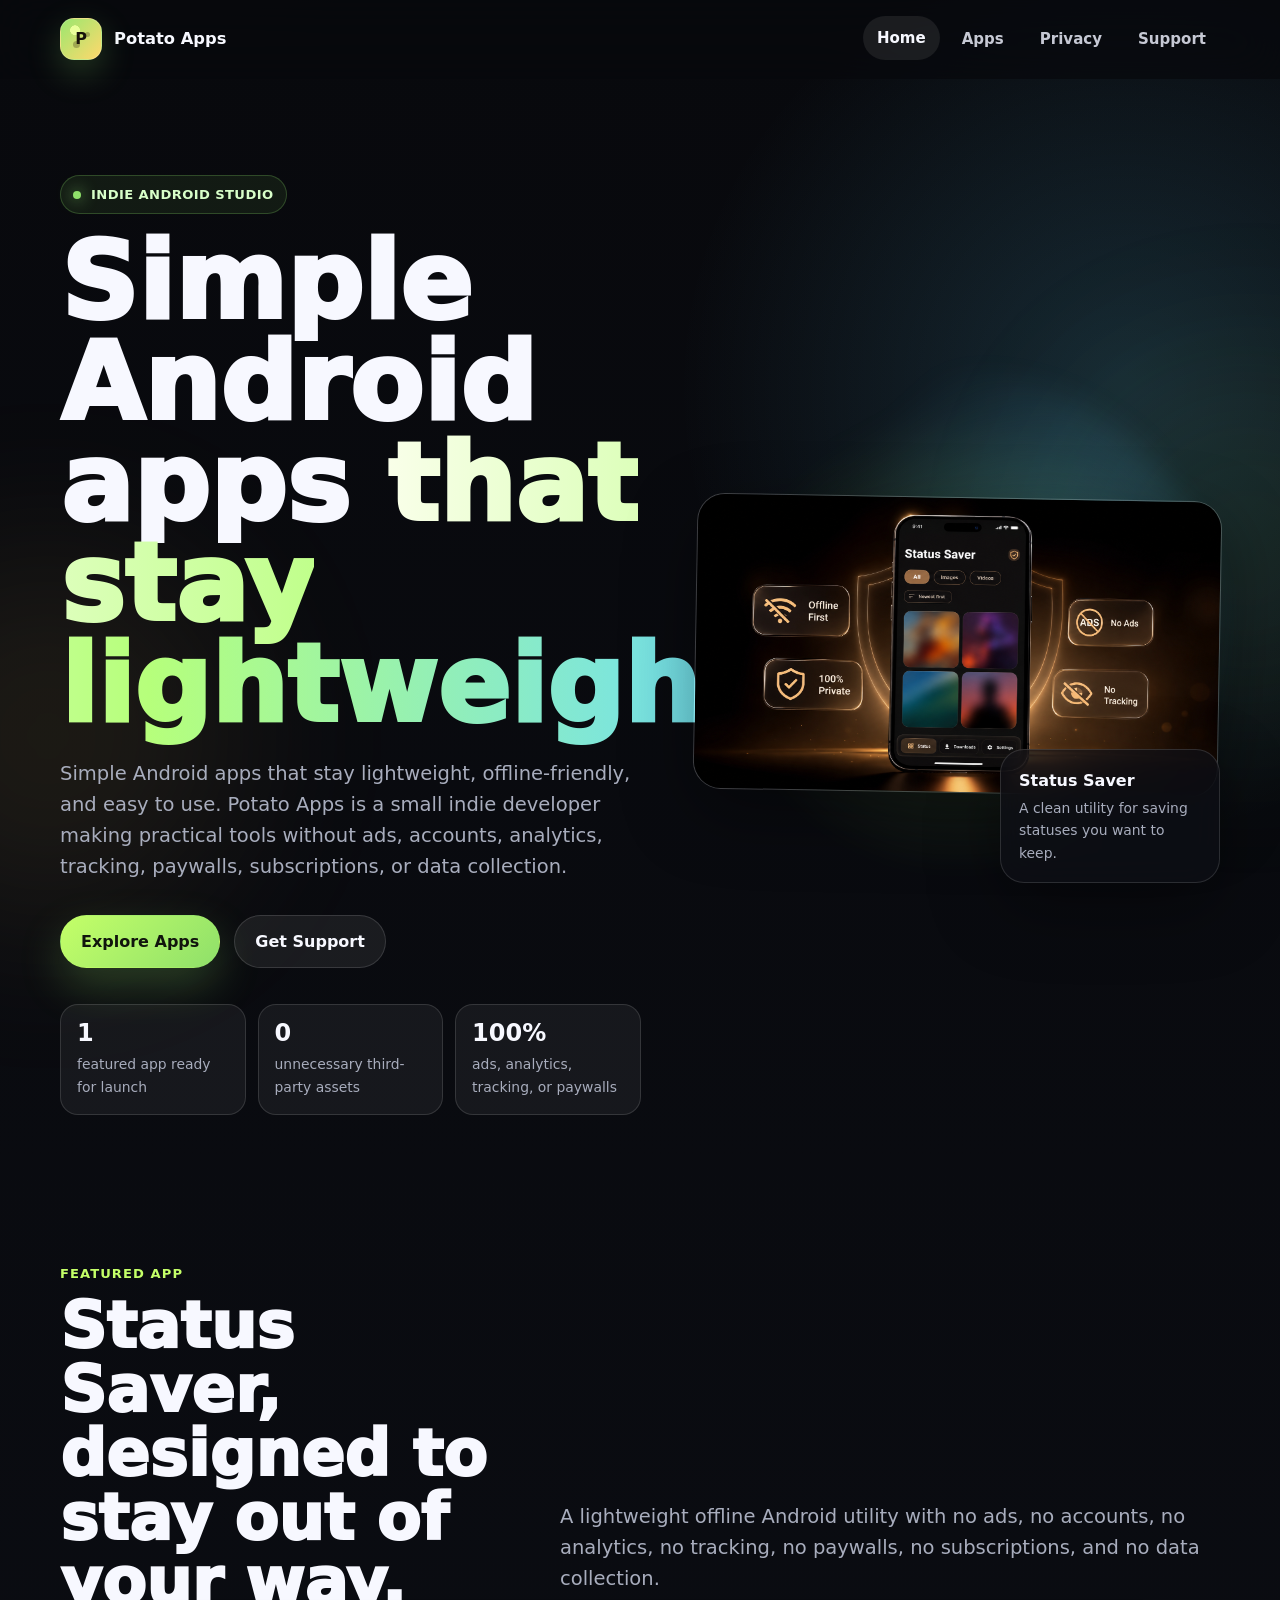
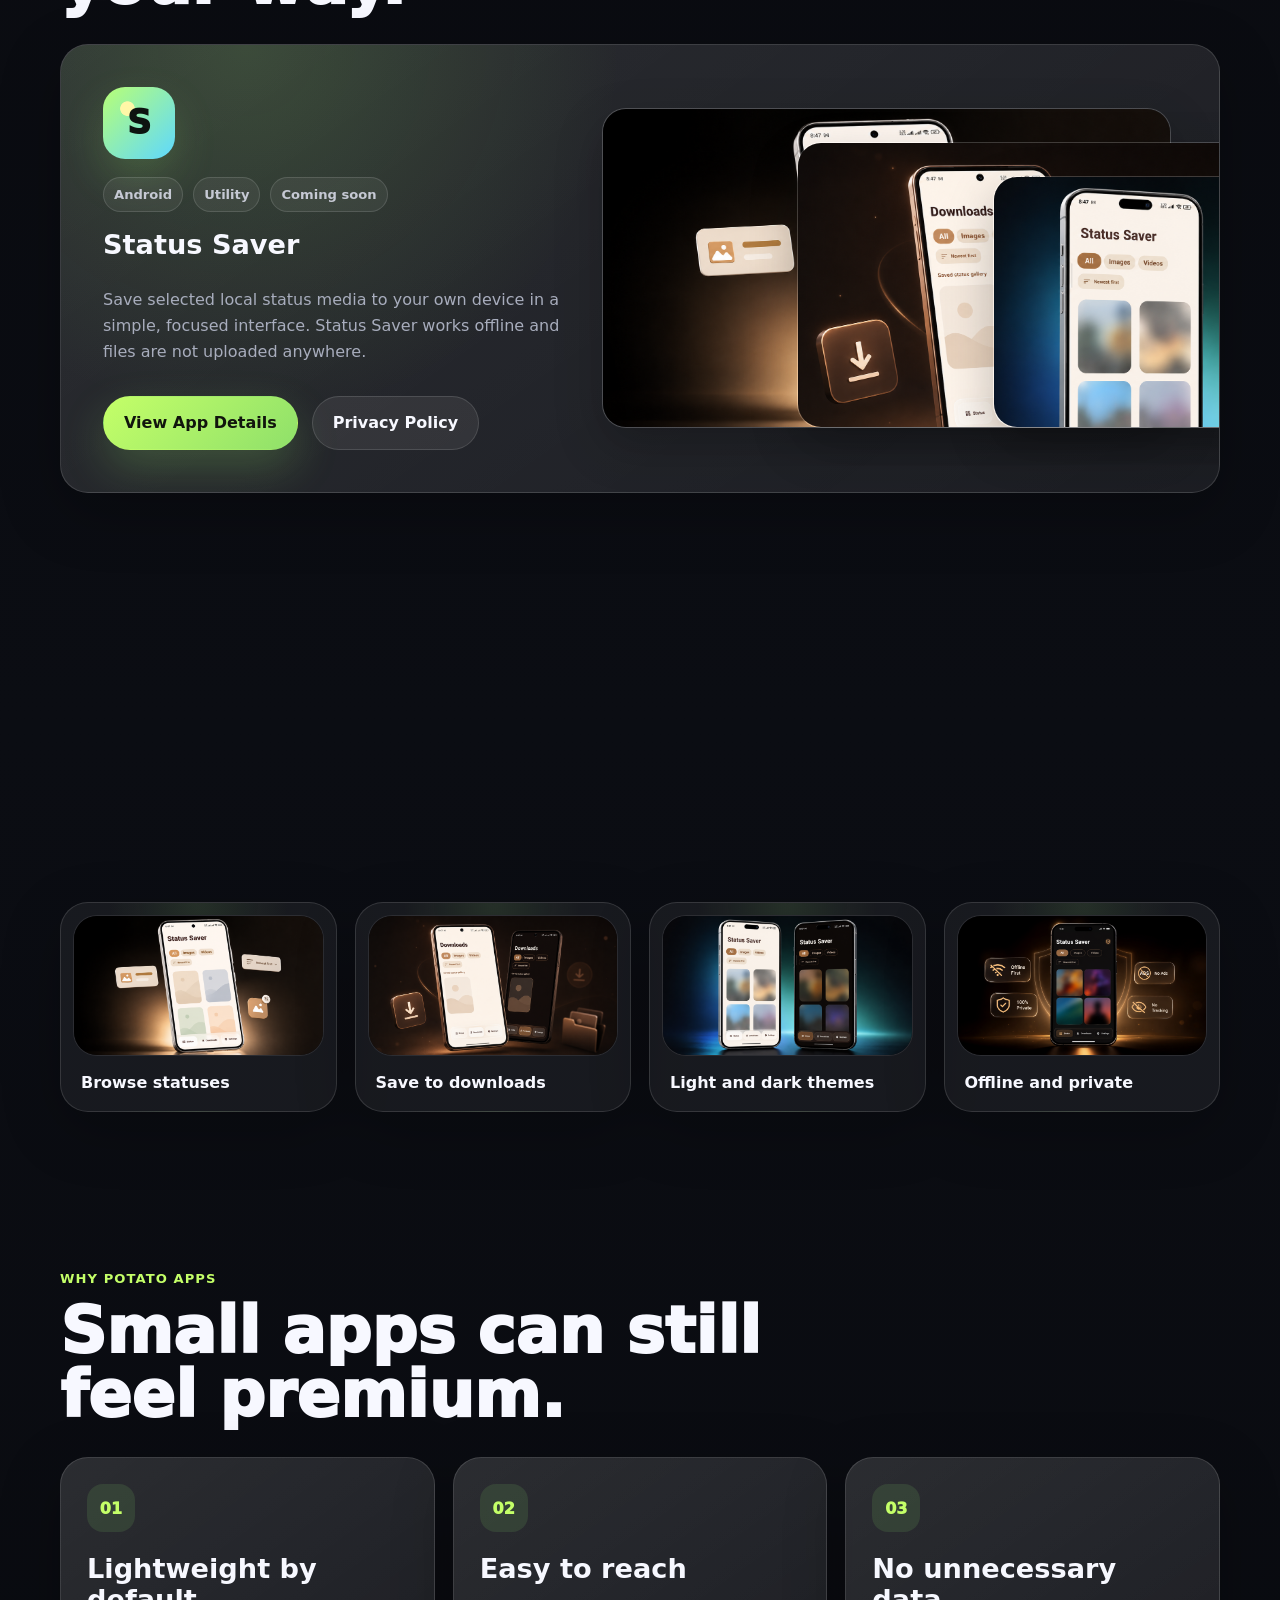
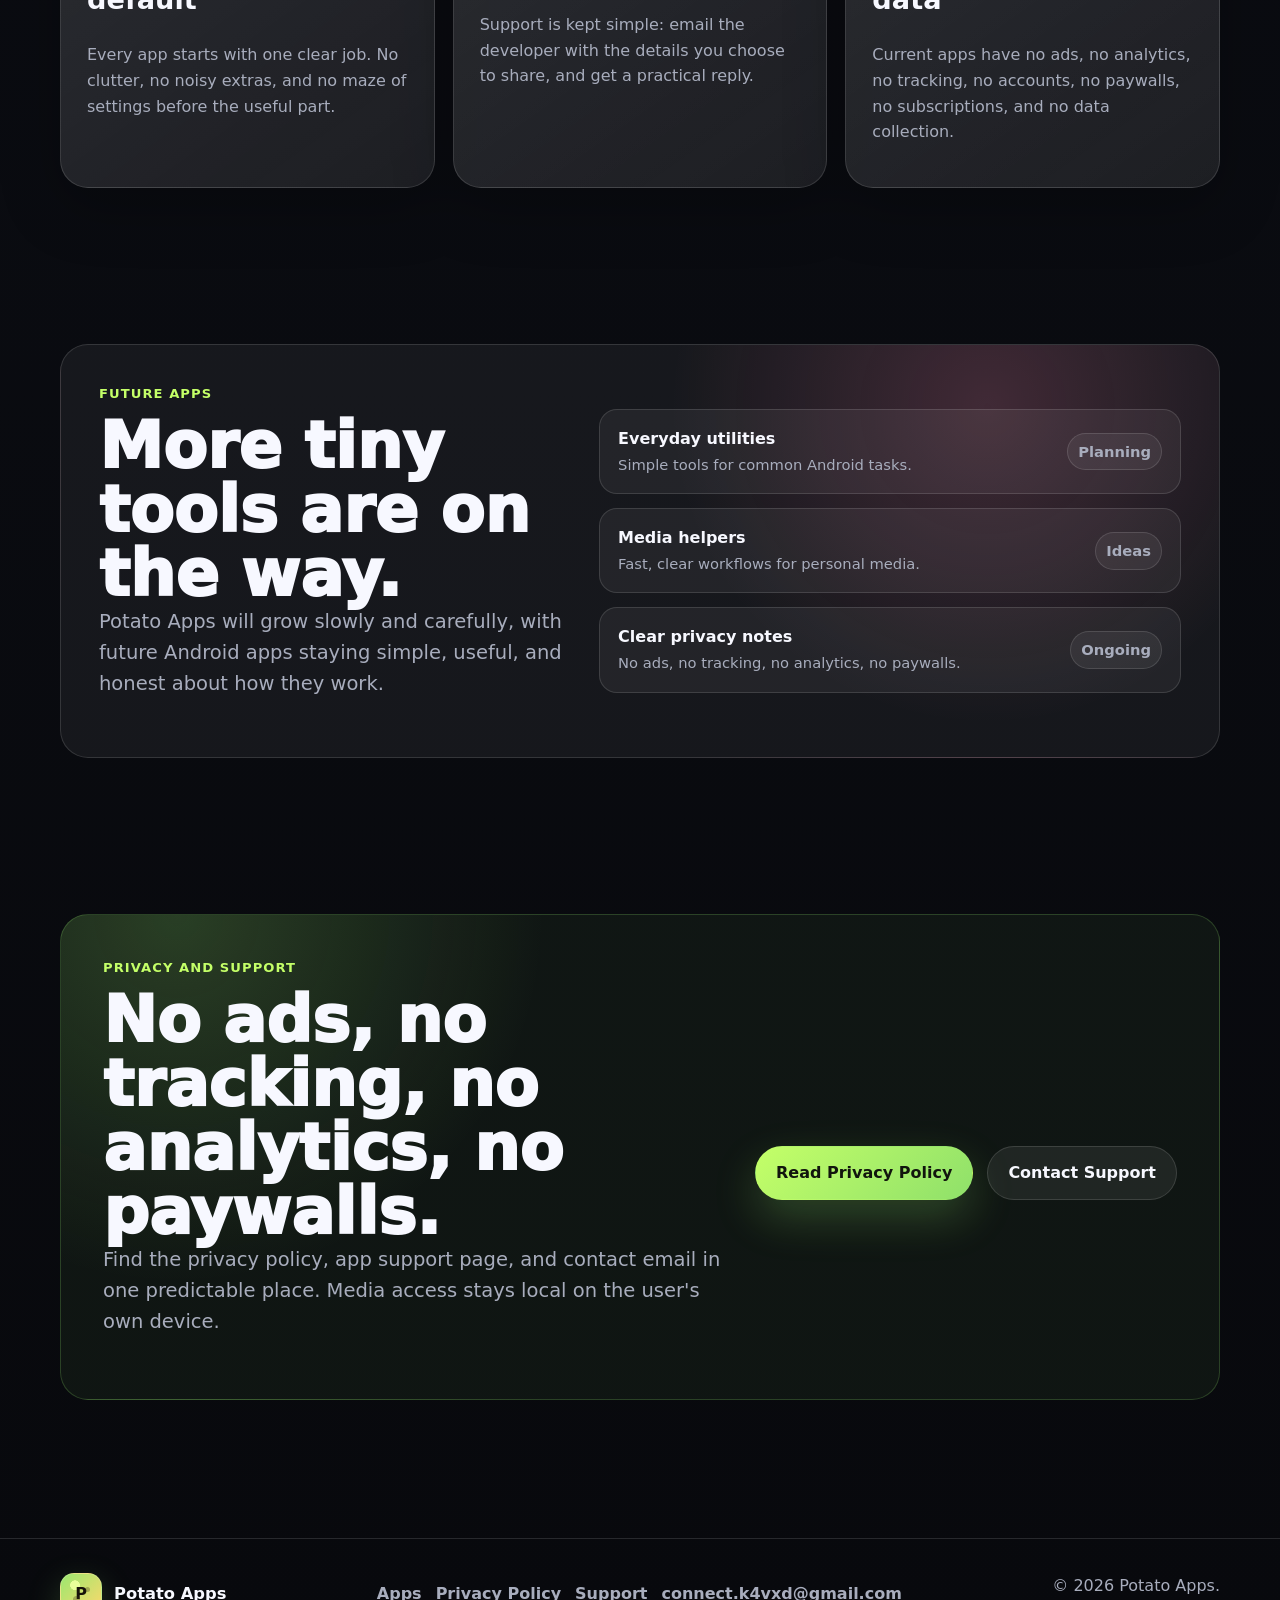
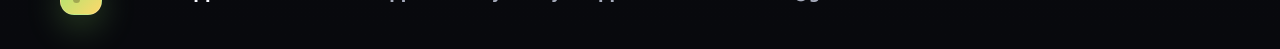
<file: index.html>
<!DOCTYPE html>
<html lang="en">
<head>
  <meta charset="UTF-8">
  <meta name="viewport" content="width=device-width, initial-scale=1.0">
  <meta name="description" content="Potato Apps builds lightweight, offline-friendly Android apps with no ads, accounts, analytics, tracking, paywalls, subscriptions, or data collection.">
  <title>Potato Apps | Lightweight offline Android apps</title>
  <link rel="stylesheet" href="assets/css/styles.css">
</head>
<body>
  <div class="site-shell">
    <header class="nav-wrap">
      <nav class="navbar container" aria-label="Main navigation">
        <a class="brand-link" href="index.html" aria-label="Potato Apps home">
          <span class="brand-mark" aria-hidden="true">P</span>
          <span class="brand-text">Potato Apps</span>
        </a>
        <button class="menu-toggle" type="button" aria-label="Toggle navigation" aria-expanded="false">
          <span aria-hidden="true"></span>
        </button>
        <div class="nav-links">
          <a class="nav-link is-active" href="index.html">Home</a>
          <a class="nav-link" href="apps.html">Apps</a>
          <a class="nav-link" href="privacy.html">Privacy</a>
          <a class="nav-link" href="support.html">Support</a>
        </div>
      </nav>
    </header>

    <main>
      <section class="hero">
        <div class="container hero-grid">
          <div class="reveal">
            <p class="eyebrow">Indie Android studio</p>
            <h1 class="hero-title">Simple Android apps <span class="gradient-text">that stay lightweight.</span></h1>
            <p class="hero-copy">Simple Android apps that stay lightweight, offline-friendly, and easy to use. Potato Apps is a small indie developer making practical tools without ads, accounts, analytics, tracking, paywalls, subscriptions, or data collection.</p>
            <div class="hero-actions">
              <a class="button button-primary" href="apps.html">Explore Apps</a>
              <a class="button button-secondary" href="support.html">Get Support</a>
            </div>
            <div class="hero-meta" aria-label="Studio highlights">
              <div class="metric">
                <strong>1</strong>
                <span>featured app ready for launch</span>
              </div>
              <div class="metric">
                <strong>0</strong>
                <span>unnecessary third-party assets</span>
              </div>
              <div class="metric">
                <strong>100%</strong>
                <span>ads, analytics, tracking, or paywalls</span>
              </div>
            </div>
          </div>

          <div class="mockup-stage reveal" aria-label="Status Saver app visual">
            <figure class="product-hero-card">
              <img src="assets/images/status-saver-hero.png" alt="Status Saver app visual showing offline-first, private, no ads, and no tracking highlights">
            </figure>
            <div class="floating-card">
              <strong>Status Saver</strong>
              <span>A clean utility for saving statuses you want to keep.</span>
            </div>
          </div>
        </div>
      </section>

      <section class="section" id="featured-app">
        <div class="container">
          <div class="section-header reveal">
            <div>
              <p class="section-kicker">Featured app</p>
              <h2>Status Saver, designed to stay out of your way.</h2>
            </div>
            <p class="section-copy">A lightweight offline Android utility with no ads, no accounts, no analytics, no tracking, no paywalls, no subscriptions, and no data collection.</p>
          </div>
          <article class="feature-card reveal">
            <div>
              <div class="app-icon" aria-hidden="true">S</div>
              <div class="app-meta">
                <span class="pill">Android</span>
                <span class="pill">Utility</span>
                <span class="pill">Coming soon</span>
              </div>
              <h3>Status Saver</h3>
              <p class="muted">Save selected local status media to your own device in a simple, focused interface. Status Saver works offline and files are not uploaded anywhere.</p>
              <div class="card-actions">
                <a class="button button-primary" href="status-saver.html">View App Details</a>
                <a class="button button-secondary" href="privacy.html">Privacy Policy</a>
              </div>
            </div>
            <div class="feature-visual screenshot-stack" aria-label="Status Saver real app screenshots">
              <figure class="visual-tile">
                <img src="assets/images/status-saver-browse.png" alt="Status Saver browse statuses visual">
              </figure>
              <figure class="visual-tile">
                <img src="assets/images/status-saver-downloads.png" alt="Status Saver downloads visual">
              </figure>
              <figure class="visual-tile">
                <img src="assets/images/status-saver-themes.png" alt="Status Saver light and dark themes visual">
              </figure>
            </div>
          </article>
        </div>
      </section>

      <section class="section">
        <div class="container">
          <div class="section-header reveal">
            <div>
              <p class="section-kicker">Real app screens</p>
              <h2>See Status Saver in action</h2>
            </div>
            <p class="section-copy">Actual app screenshots with media previews blurred so the interface is clear without exposing private content.</p>
          </div>
          <div class="screenshot-grid">
            <figure class="screenshot-card reveal">
              <div class="screenshot-frame">
                <img src="assets/images/status-saver-browse.png" alt="Browse statuses in Status Saver">
              </div>
              <figcaption>Browse statuses</figcaption>
            </figure>
            <figure class="screenshot-card reveal">
              <div class="screenshot-frame">
                <img src="assets/images/status-saver-downloads.png" alt="Save to downloads in Status Saver">
              </div>
              <figcaption>Save to downloads</figcaption>
            </figure>
            <figure class="screenshot-card reveal">
              <div class="screenshot-frame">
                <img src="assets/images/status-saver-themes.png" alt="Status Saver light and dark themes">
              </div>
              <figcaption>Light and dark themes</figcaption>
            </figure>
            <figure class="screenshot-card reveal">
              <div class="screenshot-frame">
                <img src="assets/images/status-saver-hero.png" alt="Status Saver offline and private visual">
              </div>
              <figcaption>Offline and private</figcaption>
            </figure>
          </div>
        </div>
      </section>

      <section class="section">
        <div class="container">
          <div class="section-header reveal">
            <div>
              <p class="section-kicker">Why Potato Apps</p>
              <h2>Small apps can still feel premium.</h2>
            </div>
          </div>
          <div class="grid-3">
            <article class="glass-card reveal">
              <span class="card-icon" aria-hidden="true">01</span>
              <h3>Lightweight by default</h3>
              <p class="muted">Every app starts with one clear job. No clutter, no noisy extras, and no maze of settings before the useful part.</p>
            </article>
            <article class="glass-card reveal">
              <span class="card-icon" aria-hidden="true">02</span>
              <h3>Easy to reach</h3>
              <p class="muted">Support is kept simple: email the developer with the details you choose to share, and get a practical reply.</p>
            </article>
            <article class="glass-card reveal">
              <span class="card-icon" aria-hidden="true">03</span>
              <h3>No unnecessary data</h3>
              <p class="muted">Current apps have no ads, no analytics, no tracking, no accounts, no paywalls, no subscriptions, and no data collection.</p>
            </article>
          </div>
        </div>
      </section>

      <section class="section">
        <div class="container">
          <div class="future-band reveal">
            <div>
              <p class="section-kicker">Future apps</p>
              <h2>More tiny tools are on the way.</h2>
              <p class="section-copy">Potato Apps will grow slowly and carefully, with future Android apps staying simple, useful, and honest about how they work.</p>
            </div>
            <div class="roadmap" aria-label="Future app roadmap">
              <div class="roadmap-item">
                <div>
                  <strong>Everyday utilities</strong>
                  <span>Simple tools for common Android tasks.</span>
                </div>
                <span class="pill">Planning</span>
              </div>
              <div class="roadmap-item">
                <div>
                  <strong>Media helpers</strong>
                  <span>Fast, clear workflows for personal media.</span>
                </div>
                <span class="pill">Ideas</span>
              </div>
              <div class="roadmap-item">
                <div>
                  <strong>Clear privacy notes</strong>
                  <span>No ads, no tracking, no analytics, no paywalls.</span>
                </div>
                <span class="pill">Ongoing</span>
              </div>
            </div>
          </div>
        </div>
      </section>

      <section class="section">
        <div class="container">
          <div class="privacy-strip reveal">
            <div>
              <p class="section-kicker">Privacy and support</p>
              <h2>No ads, no tracking, no analytics, no paywalls.</h2>
              <p class="section-copy">Find the privacy policy, app support page, and contact email in one predictable place. Media access stays local on the user's own device.</p>
            </div>
            <div class="hero-actions">
              <a class="button button-primary" href="privacy.html">Read Privacy Policy</a>
              <a class="button button-secondary" href="support.html">Contact Support</a>
            </div>
          </div>
        </div>
      </section>
    </main>

    <footer class="footer">
      <div class="container footer-grid">
        <a class="brand-link" href="index.html">
          <span class="brand-mark" aria-hidden="true">P</span>
          <span class="brand-text">Potato Apps</span>
        </a>
        <div class="footer-links">
          <a href="apps.html">Apps</a>
          <a href="privacy.html">Privacy Policy</a>
          <a href="support.html">Support</a>
          <a href="mailto:" data-support-email-link data-support-email></a>
        </div>
        <p class="muted">&copy; <span data-year></span> Potato Apps.</p>
      </div>
    </footer>
  </div>
  <script src="assets/js/main.js"></script>
</body>
</html>
</file>
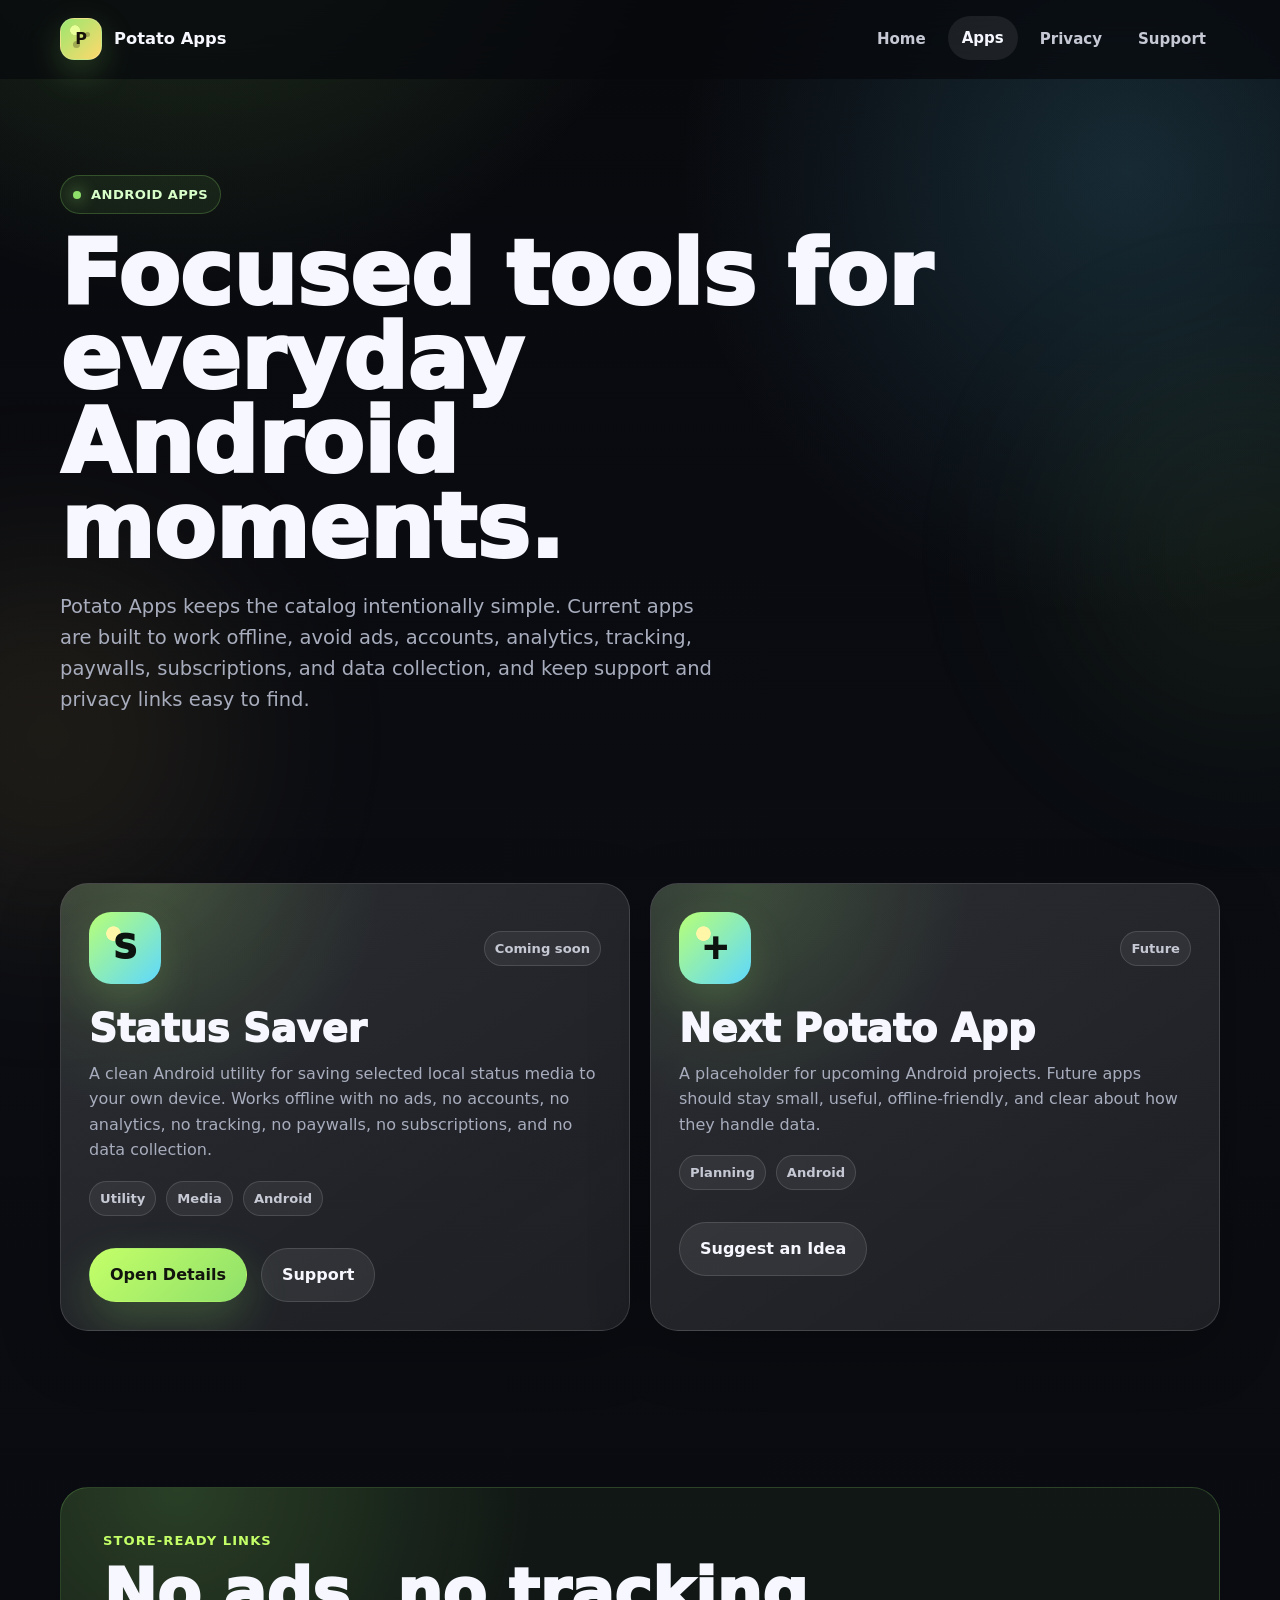
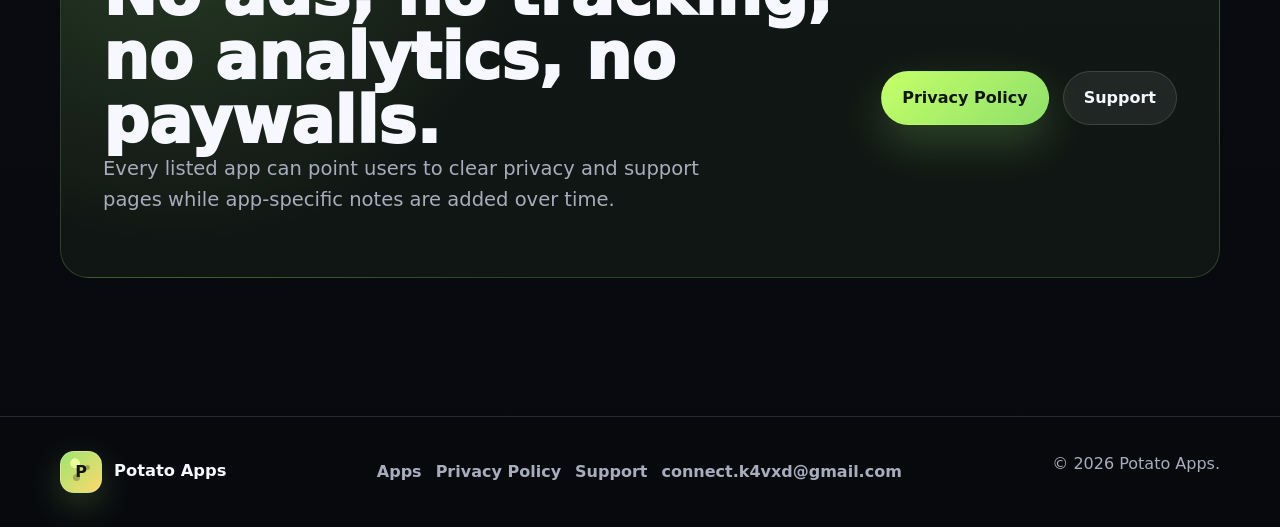
<file: apps.html>
<!DOCTYPE html>
<html lang="en">
<head>
  <meta charset="UTF-8">
  <meta name="viewport" content="width=device-width, initial-scale=1.0">
  <meta name="description" content="Browse current and upcoming Android apps from Potato Apps.">
  <title>Apps | Potato Apps</title>
  <link rel="stylesheet" href="assets/css/styles.css">
</head>
<body>
  <div class="site-shell">
    <header class="nav-wrap">
      <nav class="navbar container" aria-label="Main navigation">
        <a class="brand-link" href="index.html" aria-label="Potato Apps home">
          <span class="brand-mark" aria-hidden="true">P</span>
          <span class="brand-text">Potato Apps</span>
        </a>
        <button class="menu-toggle" type="button" aria-label="Toggle navigation" aria-expanded="false">
          <span aria-hidden="true"></span>
        </button>
        <div class="nav-links">
          <a class="nav-link" href="index.html">Home</a>
          <a class="nav-link is-active" href="apps.html">Apps</a>
          <a class="nav-link" href="privacy.html">Privacy</a>
          <a class="nav-link" href="support.html">Support</a>
        </div>
      </nav>
    </header>

    <main>
      <section class="page-hero">
        <div class="container reveal">
          <p class="eyebrow">Android apps</p>
          <h1>Focused tools for everyday Android moments.</h1>
          <p class="page-copy">Potato Apps keeps the catalog intentionally simple. Current apps are built to work offline, avoid ads, accounts, analytics, tracking, paywalls, subscriptions, and data collection, and keep support and privacy links easy to find.</p>
        </div>
      </section>

      <section class="section">
        <div class="container">
          <div class="apps-grid">
            <article class="app-card reveal">
              <div class="app-card-top">
                <div class="app-icon" aria-hidden="true">S</div>
                <span class="pill">Coming soon</span>
              </div>
              <h2>Status Saver</h2>
              <p class="muted">A clean Android utility for saving selected local status media to your own device. Works offline with no ads, no accounts, no analytics, no tracking, no paywalls, no subscriptions, and no data collection.</p>
              <div class="app-meta">
                <span class="pill">Utility</span>
                <span class="pill">Media</span>
                <span class="pill">Android</span>
              </div>
              <div class="card-actions">
                <a class="button button-primary" href="status-saver.html">Open Details</a>
                <a class="button button-secondary" href="support.html">Support</a>
              </div>
            </article>

            <article class="app-card is-coming reveal">
              <div class="app-card-top">
                <div class="app-icon" aria-hidden="true">+</div>
                <span class="pill">Future</span>
              </div>
              <h2>Next Potato App</h2>
              <p class="muted">A placeholder for upcoming Android projects. Future apps should stay small, useful, offline-friendly, and clear about how they handle data.</p>
              <div class="app-meta">
                <span class="pill">Planning</span>
                <span class="pill">Android</span>
              </div>
              <div class="card-actions">
                <a class="button button-secondary" href="support.html">Suggest an Idea</a>
              </div>
            </article>
          </div>
        </div>
      </section>

      <section class="section">
        <div class="container">
          <div class="privacy-strip reveal">
            <div>
              <p class="section-kicker">Store-ready links</p>
              <h2>No ads, no tracking, no analytics, no paywalls.</h2>
              <p class="section-copy">Every listed app can point users to clear privacy and support pages while app-specific notes are added over time.</p>
            </div>
            <div class="hero-actions">
              <a class="button button-primary" href="privacy.html">Privacy Policy</a>
              <a class="button button-secondary" href="support.html">Support</a>
            </div>
          </div>
        </div>
      </section>
    </main>

    <footer class="footer">
      <div class="container footer-grid">
        <a class="brand-link" href="index.html">
          <span class="brand-mark" aria-hidden="true">P</span>
          <span class="brand-text">Potato Apps</span>
        </a>
        <div class="footer-links">
          <a href="apps.html">Apps</a>
          <a href="privacy.html">Privacy Policy</a>
          <a href="support.html">Support</a>
          <a href="mailto:" data-support-email-link data-support-email></a>
        </div>
        <p class="muted">&copy; <span data-year></span> Potato Apps.</p>
      </div>
    </footer>
  </div>
  <script src="assets/js/main.js"></script>
</body>
</html>
</file>
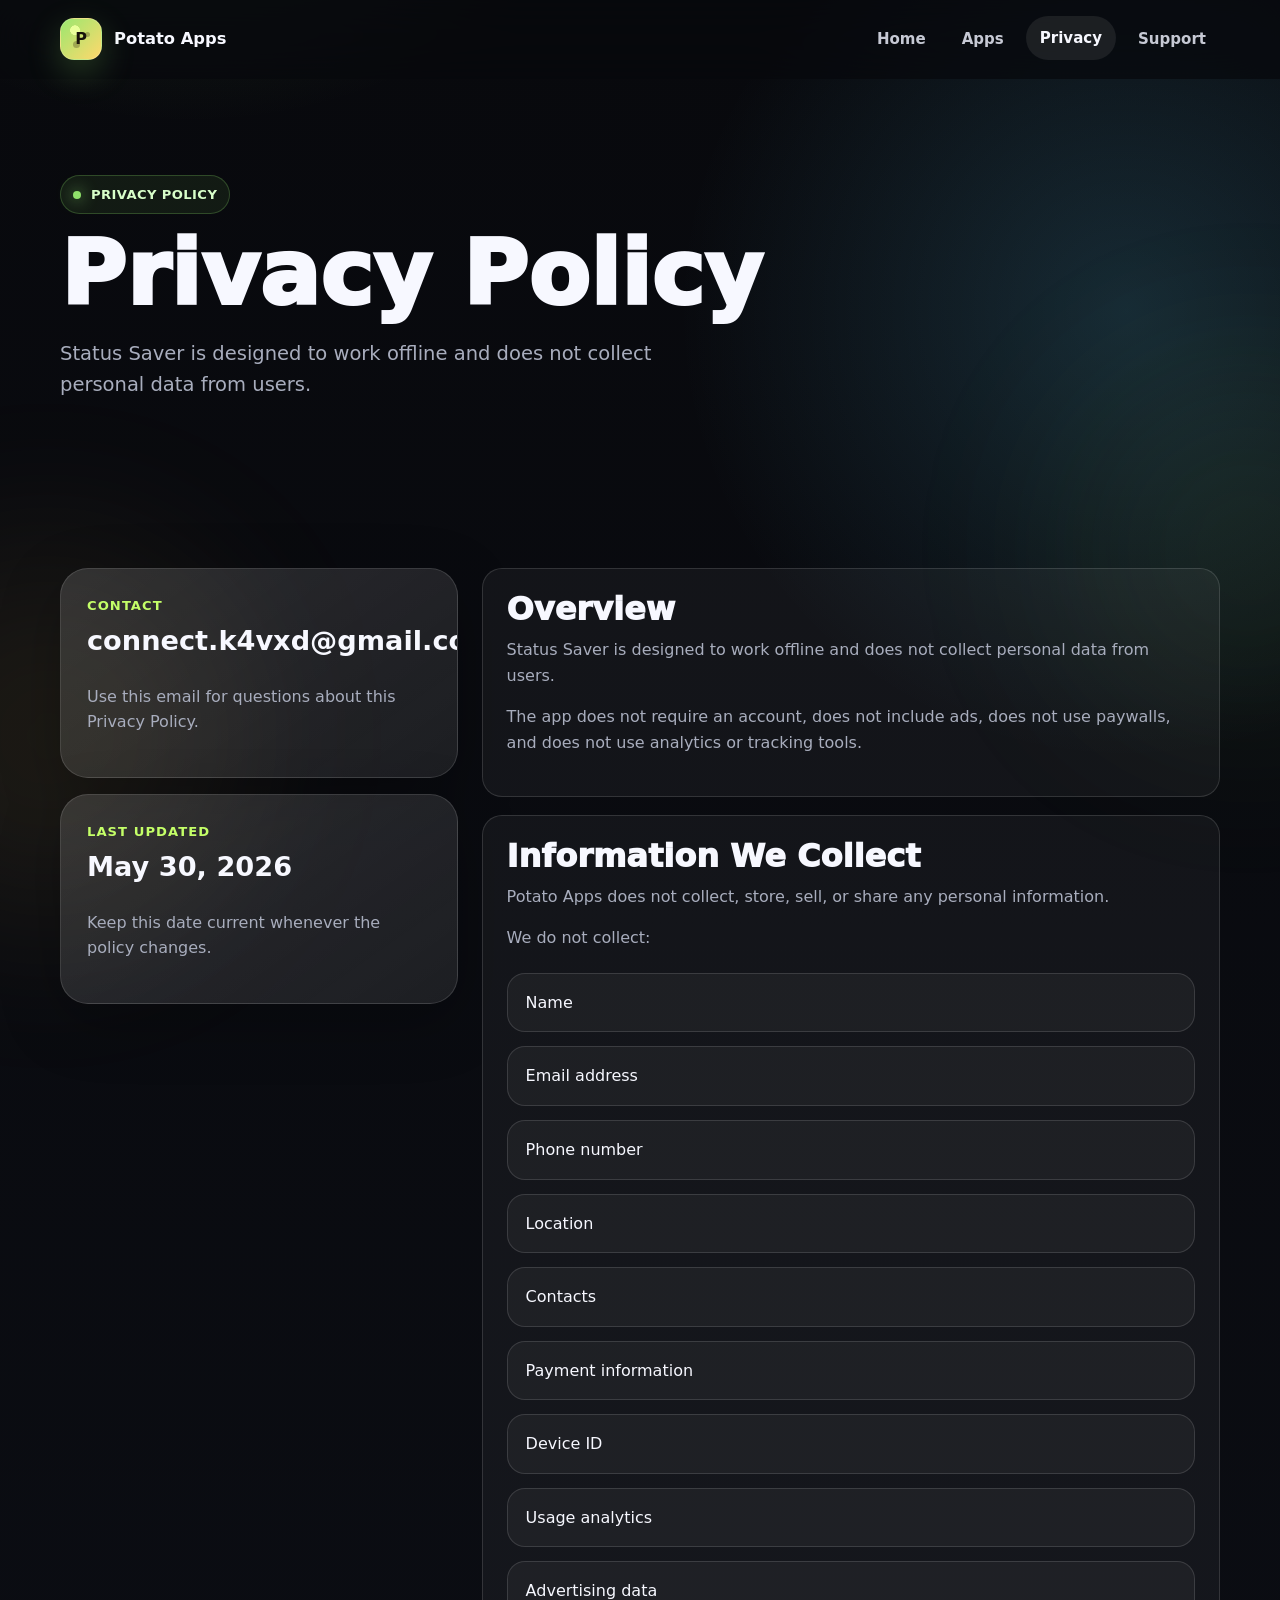
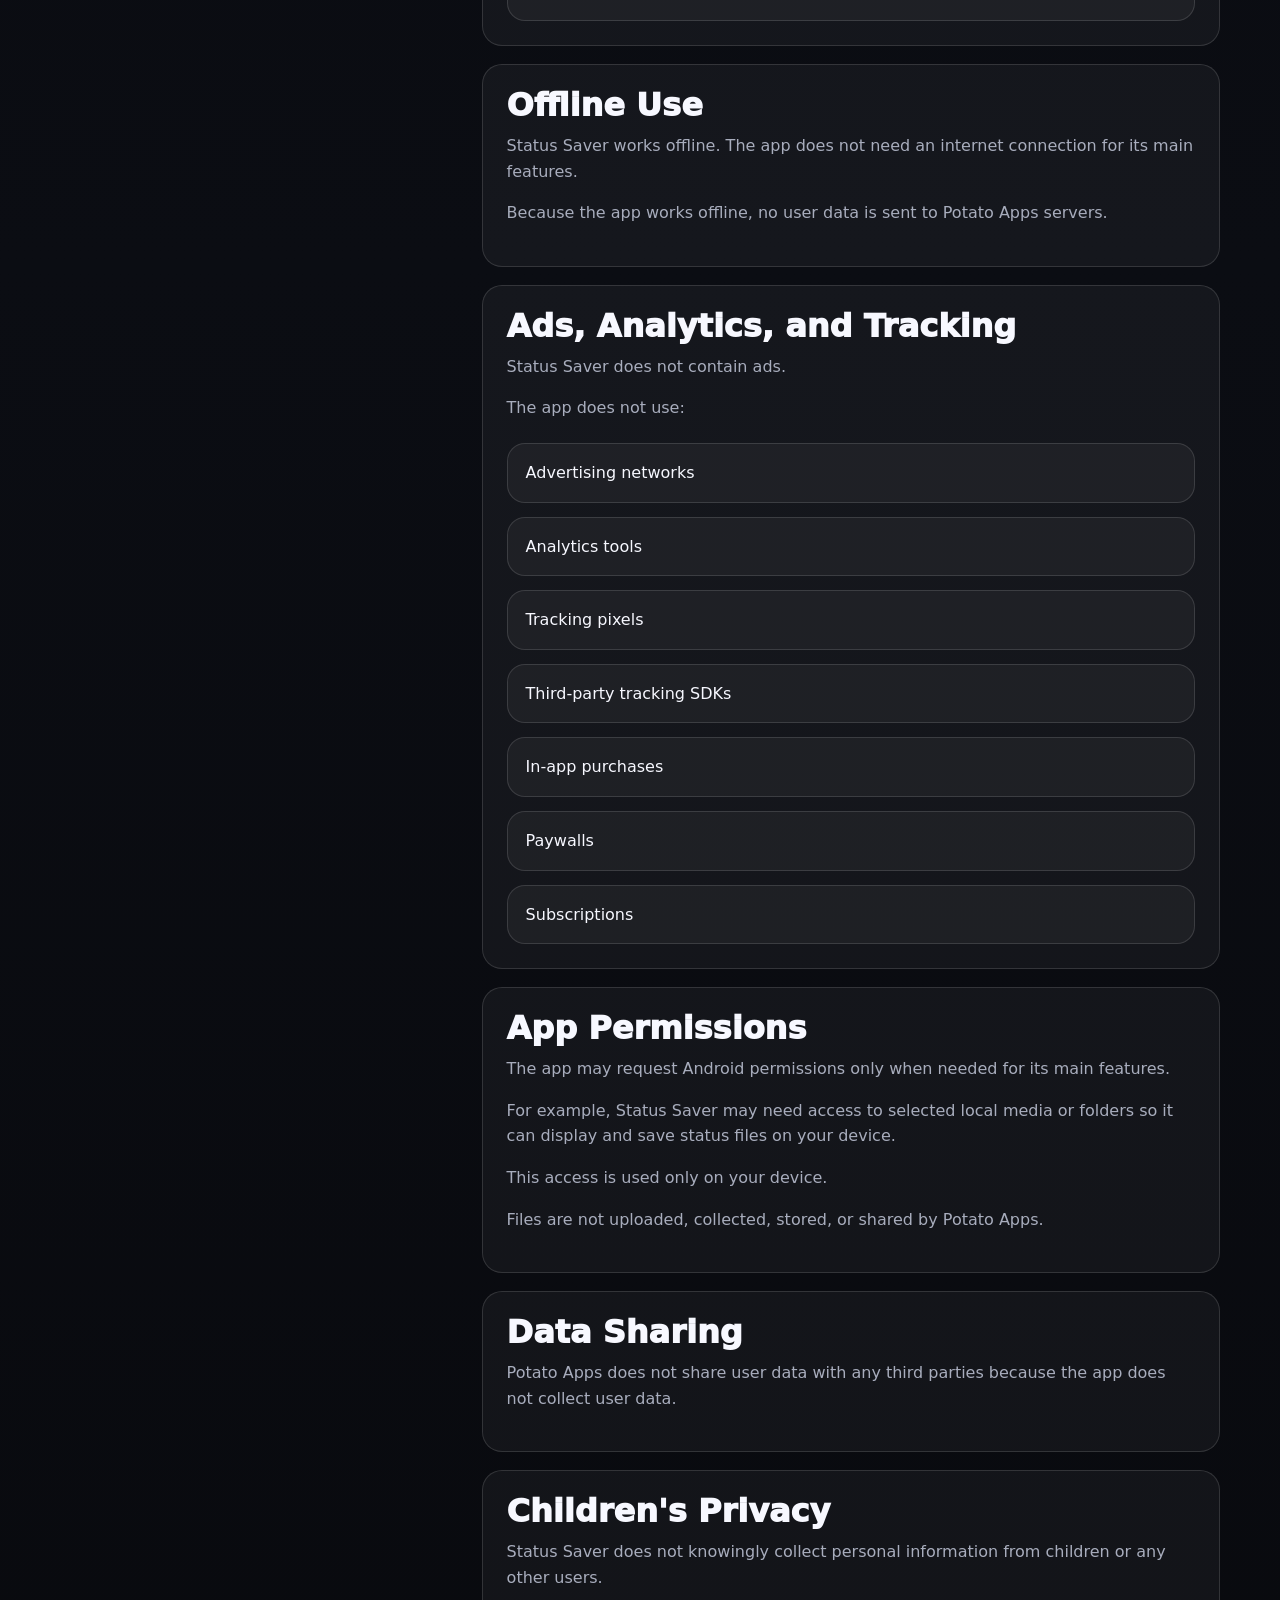
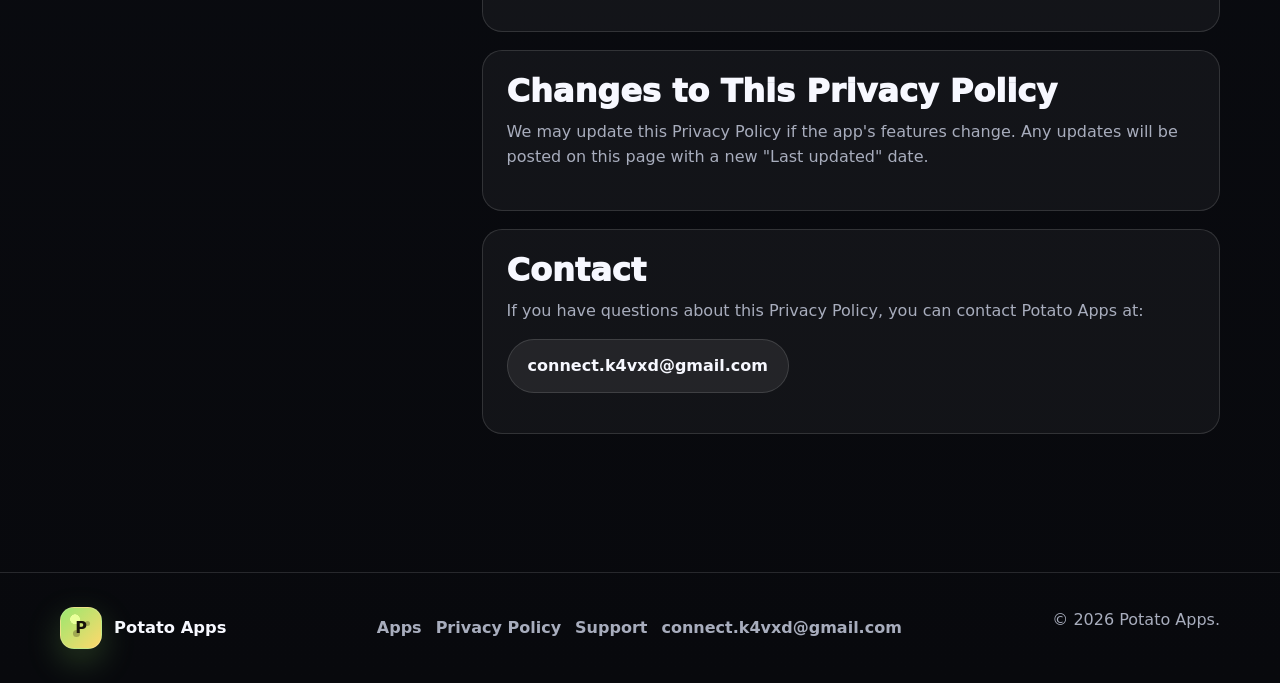
<file: privacy.html>
<!DOCTYPE html>
<html lang="en">
<head>
  <meta charset="UTF-8">
  <meta name="viewport" content="width=device-width, initial-scale=1.0">
  <meta name="description" content="Privacy policy for Potato Apps and its Android apps.">
  <title>Privacy Policy | Potato Apps</title>
  <link rel="stylesheet" href="assets/css/styles.css">
</head>
<body>
  <div class="site-shell">
    <header class="nav-wrap">
      <nav class="navbar container" aria-label="Main navigation">
        <a class="brand-link" href="index.html" aria-label="Potato Apps home">
          <span class="brand-mark" aria-hidden="true">P</span>
          <span class="brand-text">Potato Apps</span>
        </a>
        <button class="menu-toggle" type="button" aria-label="Toggle navigation" aria-expanded="false">
          <span aria-hidden="true"></span>
        </button>
        <div class="nav-links">
          <a class="nav-link" href="index.html">Home</a>
          <a class="nav-link" href="apps.html">Apps</a>
          <a class="nav-link is-active" href="privacy.html">Privacy</a>
          <a class="nav-link" href="support.html">Support</a>
        </div>
      </nav>
    </header>

    <main>
      <section class="page-hero">
        <div class="container reveal">
          <p class="eyebrow">Privacy policy</p>
          <h1>Privacy Policy</h1>
          <p class="page-copy">Status Saver is designed to work offline and does not collect personal data from users.</p>
        </div>
      </section>

      <section class="section">
        <div class="container policy-layout">
          <aside class="reveal">
            <article class="policy-card">
              <p class="section-kicker">Contact</p>
              <h3 data-support-email></h3>
              <p class="muted">Use this email for questions about this Privacy Policy.</p>
            </article>
            <article class="policy-card">
              <p class="section-kicker">Last updated</p>
              <h3>May 30, 2026</h3>
              <p class="muted">Keep this date current whenever the policy changes.</p>
            </article>
          </aside>

          <div class="policy-content">
            <section class="policy-section reveal">
              <h2>Overview</h2>
              <p class="muted">Status Saver is designed to work offline and does not collect personal data from users.</p>
              <p class="muted">The app does not require an account, does not include ads, does not use paywalls, and does not use analytics or tracking tools.</p>
            </section>

            <section class="policy-section reveal">
              <h2>Information We Collect</h2>
              <p class="muted">Potato Apps does not collect, store, sell, or share any personal information.</p>
              <p class="muted">We do not collect:</p>
              <ul class="text-list">
                <li>Name</li>
                <li>Email address</li>
                <li>Phone number</li>
                <li>Location</li>
                <li>Contacts</li>
                <li>Payment information</li>
                <li>Device ID</li>
                <li>Usage analytics</li>
                <li>Advertising data</li>
              </ul>
            </section>

            <section class="policy-section reveal">
              <h2>Offline Use</h2>
              <p class="muted">Status Saver works offline. The app does not need an internet connection for its main features.</p>
              <p class="muted">Because the app works offline, no user data is sent to Potato Apps servers.</p>
            </section>

            <section class="policy-section reveal">
              <h2>Ads, Analytics, and Tracking</h2>
              <p class="muted">Status Saver does not contain ads.</p>
              <p class="muted">The app does not use:</p>
              <ul class="text-list">
                <li>Advertising networks</li>
                <li>Analytics tools</li>
                <li>Tracking pixels</li>
                <li>Third-party tracking SDKs</li>
                <li>In-app purchases</li>
                <li>Paywalls</li>
                <li>Subscriptions</li>
              </ul>
            </section>

            <section class="policy-section reveal">
              <h2>App Permissions</h2>
              <p class="muted">The app may request Android permissions only when needed for its main features.</p>
              <p class="muted">For example, Status Saver may need access to selected local media or folders so it can display and save status files on your device.</p>
              <p class="muted">This access is used only on your device.</p>
              <p class="muted">Files are not uploaded, collected, stored, or shared by Potato Apps.</p>
            </section>

            <section class="policy-section reveal">
              <h2>Data Sharing</h2>
              <p class="muted">Potato Apps does not share user data with any third parties because the app does not collect user data.</p>
            </section>

            <section class="policy-section reveal">
              <h2>Children's Privacy</h2>
              <p class="muted">Status Saver does not knowingly collect personal information from children or any other users.</p>
            </section>

            <section class="policy-section reveal">
              <h2>Changes to This Privacy Policy</h2>
              <p class="muted">We may update this Privacy Policy if the app's features change. Any updates will be posted on this page with a new "Last updated" date.</p>
            </section>

            <section class="policy-section reveal">
              <h2>Contact</h2>
              <p class="muted">If you have questions about this Privacy Policy, you can contact Potato Apps at:</p>
              <p><a class="button button-secondary" href="mailto:" data-support-email-link data-support-email></a></p>
            </section>
          </div>
        </div>
      </section>
    </main>

    <footer class="footer">
      <div class="container footer-grid">
        <a class="brand-link" href="index.html">
          <span class="brand-mark" aria-hidden="true">P</span>
          <span class="brand-text">Potato Apps</span>
        </a>
        <div class="footer-links">
          <a href="apps.html">Apps</a>
          <a href="privacy.html">Privacy Policy</a>
          <a href="support.html">Support</a>
          <a href="mailto:" data-support-email-link data-support-email></a>
        </div>
        <p class="muted">&copy; <span data-year></span> Potato Apps.</p>
      </div>
    </footer>
  </div>
  <script src="assets/js/main.js"></script>
</body>
</html>
</file>
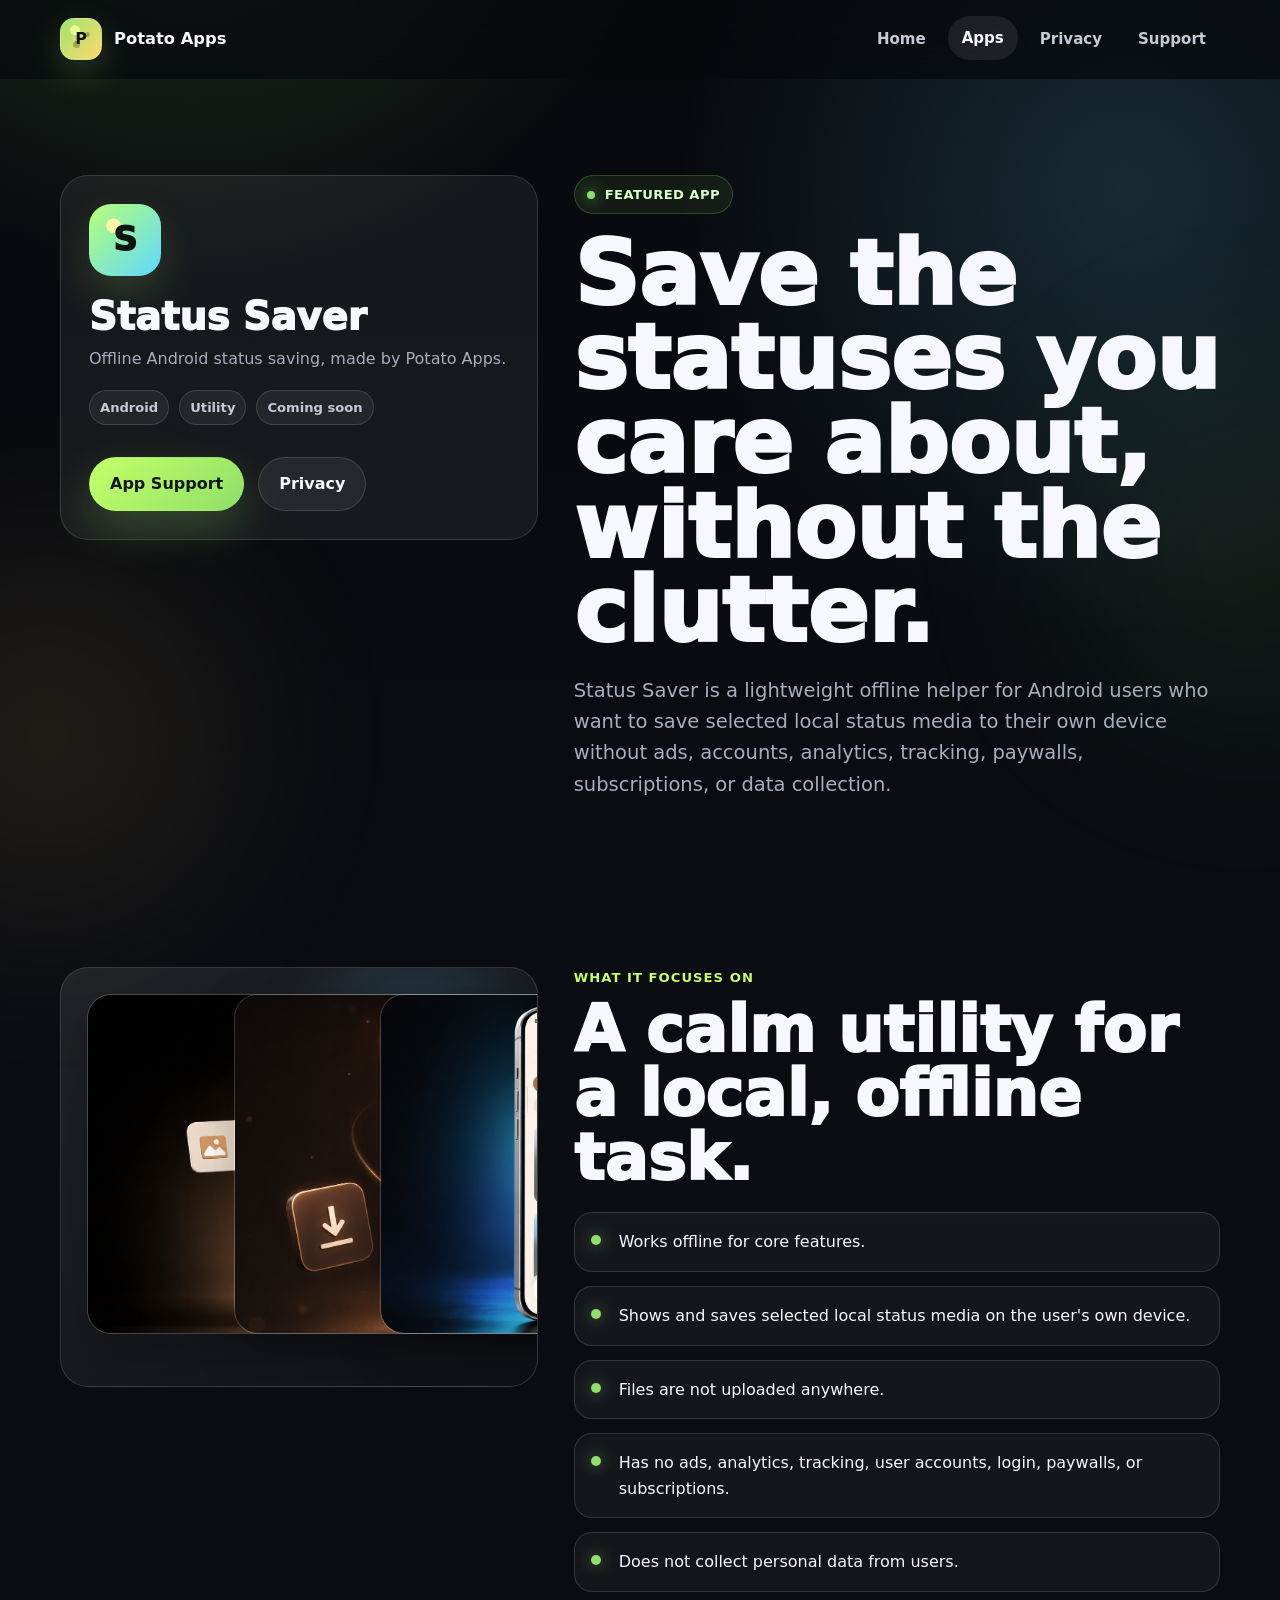
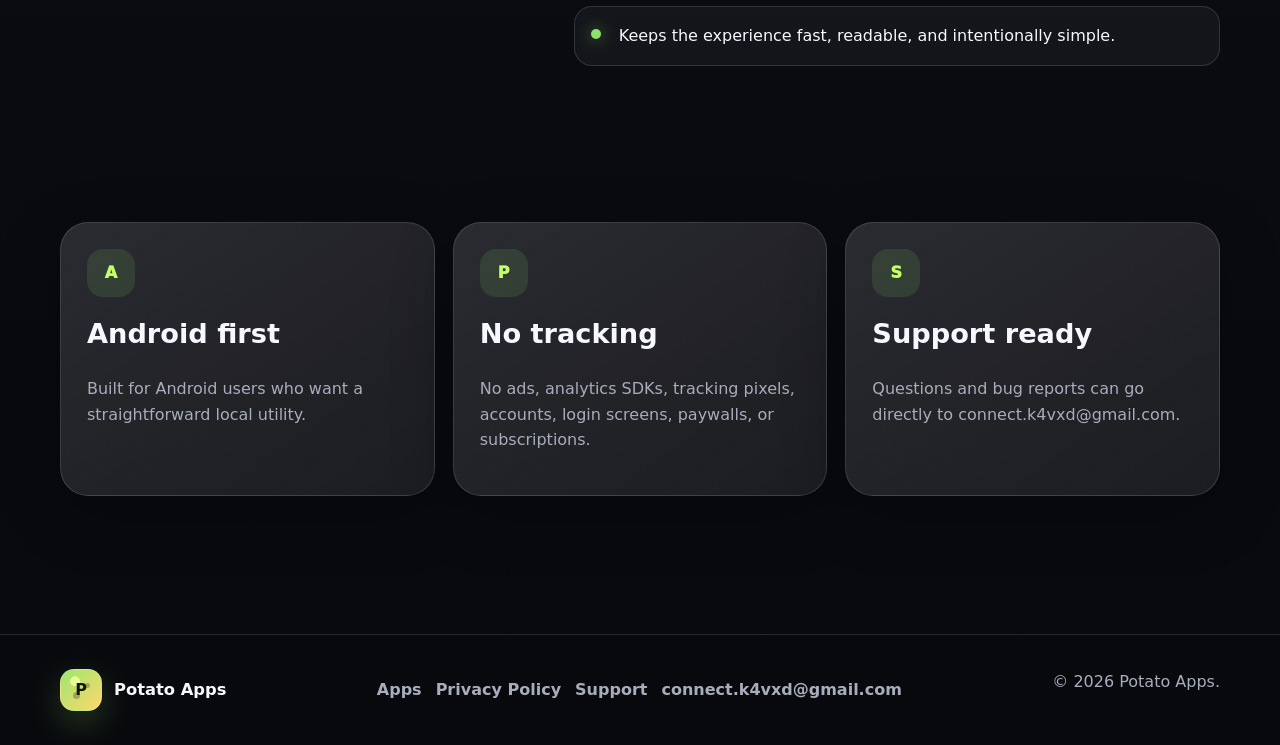
<file: status-saver.html>
<!DOCTYPE html>
<html lang="en">
<head>
  <meta charset="UTF-8">
  <meta name="viewport" content="width=device-width, initial-scale=1.0">
  <meta name="description" content="Status Saver is a simple Android utility by Potato Apps.">
  <title>Status Saver | Potato Apps</title>
  <link rel="stylesheet" href="assets/css/styles.css">
</head>
<body>
  <div class="site-shell">
    <header class="nav-wrap">
      <nav class="navbar container" aria-label="Main navigation">
        <a class="brand-link" href="index.html" aria-label="Potato Apps home">
          <span class="brand-mark" aria-hidden="true">P</span>
          <span class="brand-text">Potato Apps</span>
        </a>
        <button class="menu-toggle" type="button" aria-label="Toggle navigation" aria-expanded="false">
          <span aria-hidden="true"></span>
        </button>
        <div class="nav-links">
          <a class="nav-link" href="index.html">Home</a>
          <a class="nav-link is-active" href="apps.html">Apps</a>
          <a class="nav-link" href="privacy.html">Privacy</a>
          <a class="nav-link" href="support.html">Support</a>
        </div>
      </nav>
    </header>

    <main>
      <section class="page-hero">
        <div class="container detail-layout">
          <aside class="detail-panel sticky-panel reveal">
            <div class="app-icon" aria-hidden="true">S</div>
            <h2>Status Saver</h2>
            <p class="muted">Offline Android status saving, made by Potato Apps.</p>
            <div class="app-meta">
              <span class="pill">Android</span>
              <span class="pill">Utility</span>
              <span class="pill">Coming soon</span>
            </div>
            <div class="card-actions">
              <a class="button button-primary" href="support.html">App Support</a>
              <a class="button button-secondary" href="privacy.html">Privacy</a>
            </div>
          </aside>

          <div class="reveal">
            <p class="eyebrow">Featured app</p>
            <h1>Save the statuses you care about, without the clutter.</h1>
            <p class="page-copy">Status Saver is a lightweight offline helper for Android users who want to save selected local status media to their own device without ads, accounts, analytics, tracking, paywalls, subscriptions, or data collection.</p>
          </div>
        </div>
      </section>

      <section class="section">
        <div class="container detail-layout">
          <div class="mockup-wide screenshot-collage reveal" aria-label="Status Saver real app screenshots">
            <div class="phone-row">
              <figure class="visual-tile">
                <img src="assets/images/status-saver-browse.png" alt="Status Saver browse statuses visual">
              </figure>
              <figure class="visual-tile">
                <img src="assets/images/status-saver-downloads.png" alt="Status Saver downloads visual">
              </figure>
              <figure class="visual-tile">
                <img src="assets/images/status-saver-themes.png" alt="Status Saver light and dark themes visual">
              </figure>
            </div>
          </div>
          <div class="reveal">
            <p class="section-kicker">What it focuses on</p>
            <h2>A calm utility for a local, offline task.</h2>
            <ul class="check-list">
              <li>Works offline for core features.</li>
              <li>Shows and saves selected local status media on the user's own device.</li>
              <li>Files are not uploaded anywhere.</li>
              <li>Has no ads, analytics, tracking, user accounts, login, paywalls, or subscriptions.</li>
              <li>Does not collect personal data from users.</li>
              <li>Keeps the experience fast, readable, and intentionally simple.</li>
            </ul>
          </div>
        </div>
      </section>

      <section class="section">
        <div class="container">
          <div class="grid-3">
            <article class="glass-card reveal">
              <span class="card-icon" aria-hidden="true">A</span>
              <h3>Android first</h3>
              <p class="muted">Built for Android users who want a straightforward local utility.</p>
            </article>
            <article class="glass-card reveal">
              <span class="card-icon" aria-hidden="true">P</span>
              <h3>No tracking</h3>
              <p class="muted">No ads, analytics SDKs, tracking pixels, accounts, login screens, paywalls, or subscriptions.</p>
            </article>
            <article class="glass-card reveal">
              <span class="card-icon" aria-hidden="true">S</span>
              <h3>Support ready</h3>
              <p class="muted">Questions and bug reports can go directly to <span data-support-email></span>.</p>
            </article>
          </div>
        </div>
      </section>
    </main>

    <footer class="footer">
      <div class="container footer-grid">
        <a class="brand-link" href="index.html">
          <span class="brand-mark" aria-hidden="true">P</span>
          <span class="brand-text">Potato Apps</span>
        </a>
        <div class="footer-links">
          <a href="apps.html">Apps</a>
          <a href="privacy.html">Privacy Policy</a>
          <a href="support.html">Support</a>
          <a href="mailto:" data-support-email-link data-support-email></a>
        </div>
        <p class="muted">&copy; <span data-year></span> Potato Apps.</p>
      </div>
    </footer>
  </div>
  <script src="assets/js/main.js"></script>
</body>
</html>
</file>
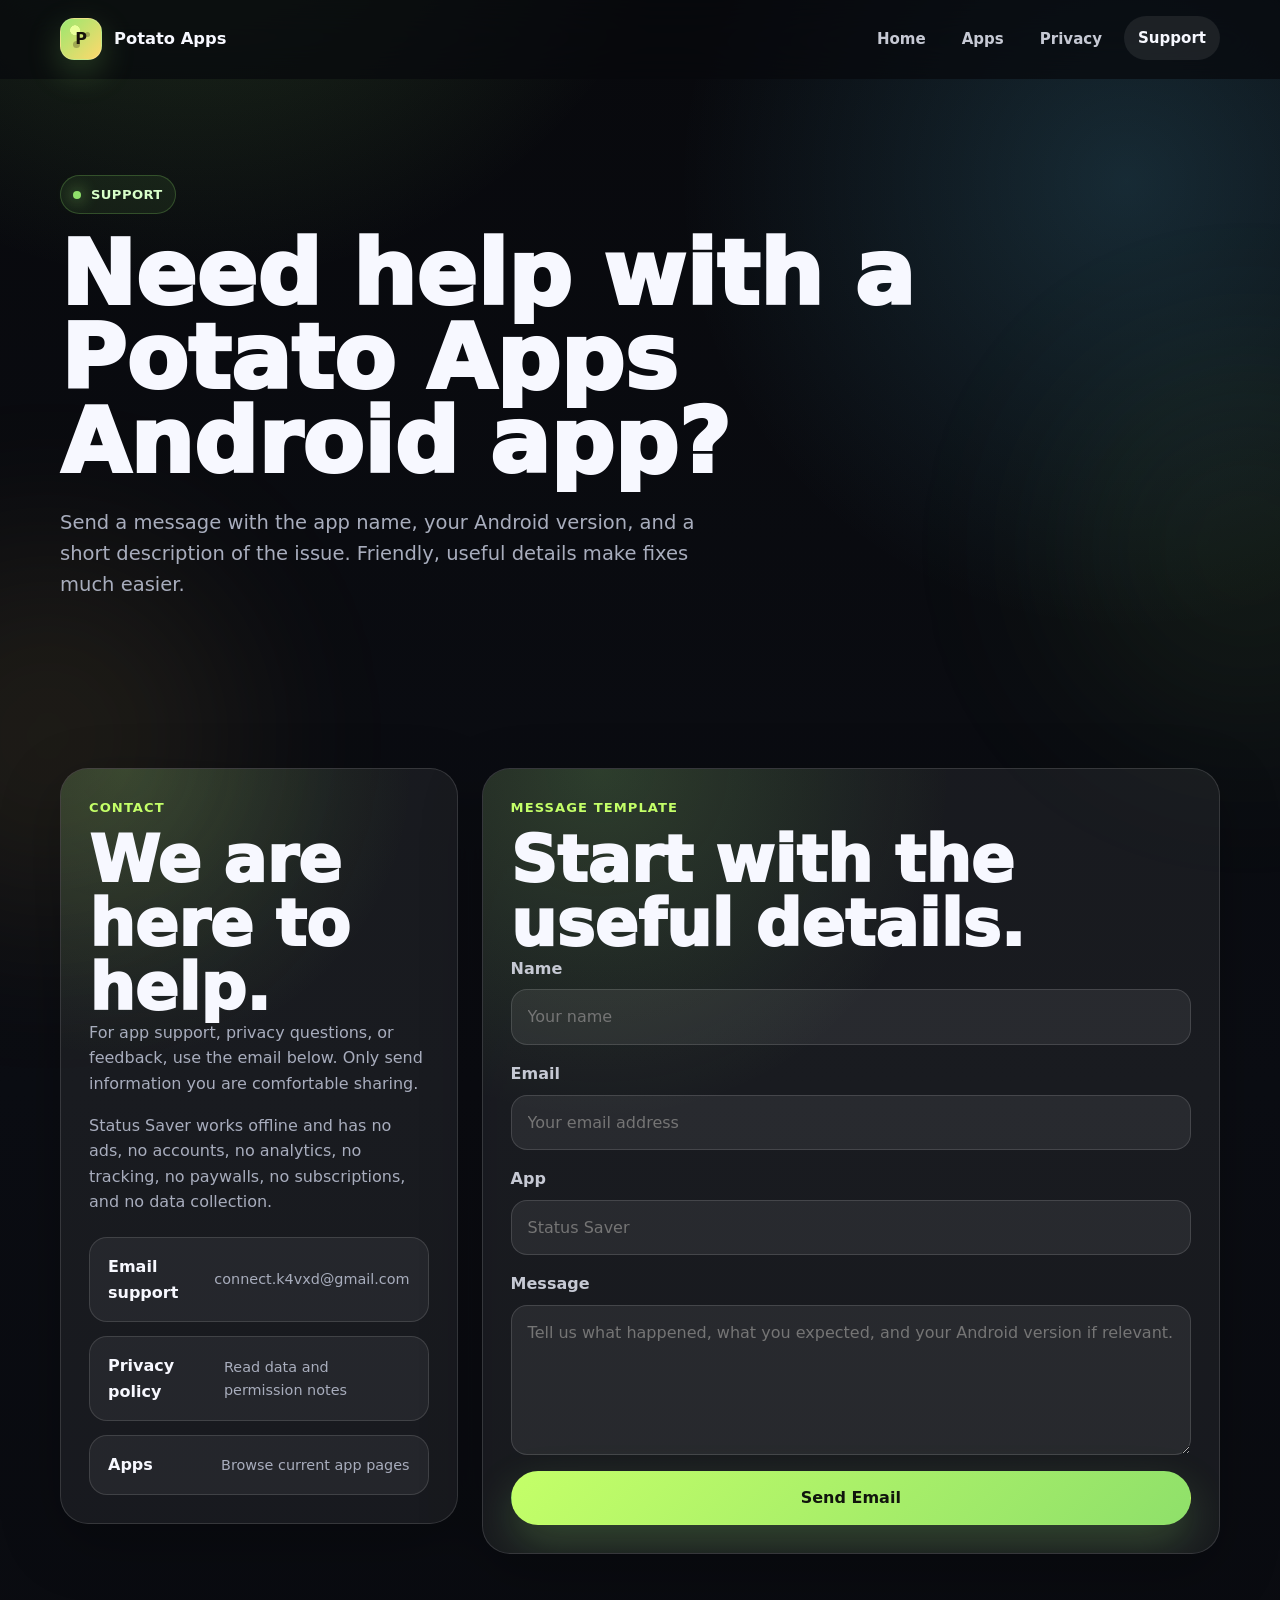
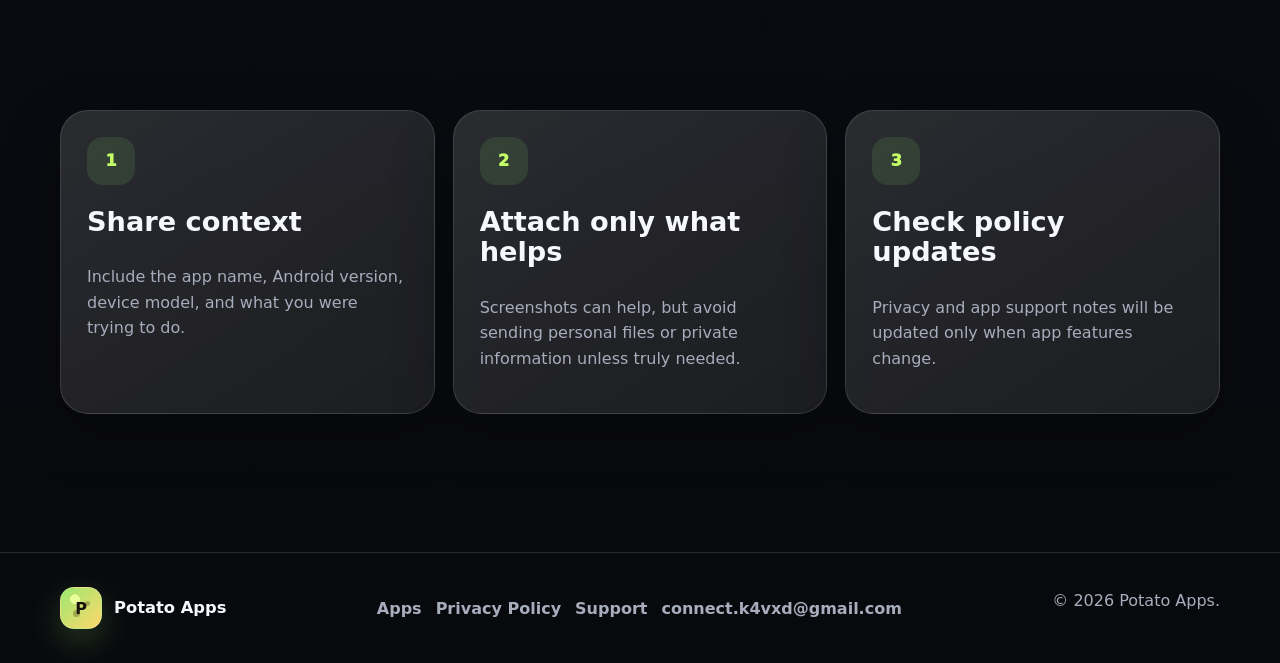
<file: support.html>
<!DOCTYPE html>
<html lang="en">
<head>
  <meta charset="UTF-8">
  <meta name="viewport" content="width=device-width, initial-scale=1.0">
  <meta name="description" content="Contact Potato Apps for Android app support.">
  <title>Support | Potato Apps</title>
  <link rel="stylesheet" href="assets/css/styles.css">
</head>
<body>
  <div class="site-shell">
    <header class="nav-wrap">
      <nav class="navbar container" aria-label="Main navigation">
        <a class="brand-link" href="index.html" aria-label="Potato Apps home">
          <span class="brand-mark" aria-hidden="true">P</span>
          <span class="brand-text">Potato Apps</span>
        </a>
        <button class="menu-toggle" type="button" aria-label="Toggle navigation" aria-expanded="false">
          <span aria-hidden="true"></span>
        </button>
        <div class="nav-links">
          <a class="nav-link" href="index.html">Home</a>
          <a class="nav-link" href="apps.html">Apps</a>
          <a class="nav-link" href="privacy.html">Privacy</a>
          <a class="nav-link is-active" href="support.html">Support</a>
        </div>
      </nav>
    </header>

    <main>
      <section class="page-hero">
        <div class="container reveal">
          <p class="eyebrow">Support</p>
          <h1>Need help with a Potato Apps Android app?</h1>
          <p class="page-copy">Send a message with the app name, your Android version, and a short description of the issue. Friendly, useful details make fixes much easier.</p>
        </div>
      </section>

      <section class="section">
        <div class="container support-layout">
          <aside class="support-card reveal">
            <p class="section-kicker">Contact</p>
            <h2>We are here to help.</h2>
            <p class="muted">For app support, privacy questions, or feedback, use the email below. Only send information you are comfortable sharing.</p>
            <p class="muted">Status Saver works offline and has no ads, no accounts, no analytics, no tracking, no paywalls, no subscriptions, and no data collection.</p>
            <div class="contact-list">
              <a class="contact-item" href="mailto:" data-support-email-link>
                <strong>Email support</strong>
                <span data-support-email></span>
              </a>
              <a class="contact-item" href="privacy.html">
                <strong>Privacy policy</strong>
                <span>Read data and permission notes</span>
              </a>
              <a class="contact-item" href="apps.html">
                <strong>Apps</strong>
                <span>Browse current app pages</span>
              </a>
            </div>
          </aside>

          <section class="support-card reveal">
            <p class="section-kicker">Message template</p>
            <h2>Start with the useful details.</h2>
            <form class="support-form" action="mailto:" method="post" enctype="text/plain" data-support-email-form>
              <div class="field">
                <label for="name">Name</label>
                <input id="name" name="name" type="text" autocomplete="name" placeholder="Your name">
              </div>
              <div class="field">
                <label for="email">Email</label>
                <input id="email" name="email" type="email" autocomplete="email" placeholder="Your email address">
              </div>
              <div class="field">
                <label for="app">App</label>
                <input id="app" name="app" type="text" placeholder="Status Saver">
              </div>
              <div class="field">
                <label for="message">Message</label>
                <textarea id="message" name="message" placeholder="Tell us what happened, what you expected, and your Android version if relevant."></textarea>
              </div>
              <button class="button button-primary" type="submit">Send Email</button>
            </form>
          </section>
        </div>
      </section>

      <section class="section">
        <div class="container">
          <div class="grid-3">
            <article class="glass-card reveal">
              <span class="card-icon" aria-hidden="true">1</span>
              <h3>Share context</h3>
              <p class="muted">Include the app name, Android version, device model, and what you were trying to do.</p>
            </article>
            <article class="glass-card reveal">
              <span class="card-icon" aria-hidden="true">2</span>
              <h3>Attach only what helps</h3>
              <p class="muted">Screenshots can help, but avoid sending personal files or private information unless truly needed.</p>
            </article>
            <article class="glass-card reveal">
              <span class="card-icon" aria-hidden="true">3</span>
              <h3>Check policy updates</h3>
              <p class="muted">Privacy and app support notes will be updated only when app features change.</p>
            </article>
          </div>
        </div>
      </section>
    </main>

    <footer class="footer">
      <div class="container footer-grid">
        <a class="brand-link" href="index.html">
          <span class="brand-mark" aria-hidden="true">P</span>
          <span class="brand-text">Potato Apps</span>
        </a>
        <div class="footer-links">
          <a href="apps.html">Apps</a>
          <a href="privacy.html">Privacy Policy</a>
          <a href="support.html">Support</a>
          <a href="mailto:" data-support-email-link data-support-email></a>
        </div>
        <p class="muted">&copy; <span data-year></span> Potato Apps.</p>
      </div>
    </footer>
  </div>
  <script src="assets/js/main.js"></script>
</body>
</html>
</file>
<file: assets/css/styles.css>
:root {
  color-scheme: dark;
  --bg: #08090d;
  --bg-soft: #10121a;
  --panel: rgba(255, 255, 255, 0.07);
  --panel-strong: rgba(255, 255, 255, 0.11);
  --text: #f7f8ff;
  --muted: #a8adbd;
  --muted-strong: #c6c9d4;
  --line: rgba(255, 255, 255, 0.13);
  --brand: #8fe06a;
  --brand-strong: #c4ff68;
  --amber: #ffcf66;
  --pink: #ff7aa8;
  --cyan: #62d6ff;
  --shadow: 0 24px 70px rgba(0, 0, 0, 0.38);
  --radius-lg: 28px;
  --radius-md: 20px;
  --radius-sm: 14px;
  --max-width: 1160px;
}

* {
  box-sizing: border-box;
}

html {
  scroll-behavior: smooth;
}

body {
  min-width: 320px;
  margin: 0;
  background:
    radial-gradient(circle at 15% -10%, rgba(143, 224, 106, 0.22), transparent 32rem),
    radial-gradient(circle at 88% 8%, rgba(98, 214, 255, 0.16), transparent 28rem),
    linear-gradient(180deg, #08090d 0%, #0b0d13 48%, #08090d 100%);
  color: var(--text);
  font-family: Inter, ui-sans-serif, system-ui, -apple-system, BlinkMacSystemFont, "Segoe UI", sans-serif;
  line-height: 1.6;
}

body.menu-open {
  overflow: hidden;
}

a {
  color: inherit;
  text-decoration: none;
}

img,
svg {
  display: block;
}

button,
input,
textarea {
  font: inherit;
}

.site-shell {
  position: relative;
  overflow: hidden;
}

.site-shell::before,
.site-shell::after {
  content: "";
  position: fixed;
  z-index: -1;
  width: 24rem;
  height: 24rem;
  border-radius: 999px;
  filter: blur(96px);
  opacity: 0.36;
  pointer-events: none;
}

.site-shell::before {
  left: -9rem;
  top: 34rem;
  background: rgba(255, 207, 102, 0.24);
}

.site-shell::after {
  right: -10rem;
  bottom: 10rem;
  background: rgba(143, 224, 106, 0.2);
}

.container {
  width: min(100% - 32px, var(--max-width));
  margin-inline: auto;
}

.nav-wrap {
  position: sticky;
  top: 0;
  z-index: 20;
  border-bottom: 1px solid transparent;
  background: rgba(8, 9, 13, 0.72);
  backdrop-filter: blur(22px);
  transition: border-color 180ms ease, background 180ms ease;
}

.nav-wrap.is-scrolled {
  border-color: var(--line);
  background: rgba(8, 9, 13, 0.88);
}

.navbar {
  display: flex;
  align-items: center;
  justify-content: space-between;
  min-height: 78px;
  gap: 18px;
}

.brand-link {
  display: inline-flex;
  align-items: center;
  gap: 12px;
  font-weight: 900;
  letter-spacing: 0;
}

.brand-mark {
  position: relative;
  display: grid;
  width: 42px;
  height: 42px;
  place-items: center;
  overflow: hidden;
  border: 1px solid rgba(255, 255, 255, 0.18);
  border-radius: 14px;
  background:
    radial-gradient(circle at 35% 28%, #e9ff9a 0 12%, transparent 13%),
    linear-gradient(135deg, #9be76f, #ffd86c);
  box-shadow: 0 12px 34px rgba(143, 224, 106, 0.24);
  color: #16120a;
}

.brand-mark::before,
.brand-mark::after {
  content: "";
  position: absolute;
  border-radius: 999px;
  background: rgba(54, 42, 18, 0.3);
}

.brand-mark::before {
  width: 7px;
  height: 7px;
  left: 12px;
  bottom: 11px;
}

.brand-mark::after {
  width: 5px;
  height: 5px;
  right: 11px;
  top: 13px;
}

.brand-text {
  font-size: 1.02rem;
}

.nav-links {
  display: flex;
  align-items: center;
  gap: 8px;
}

.nav-link {
  border-radius: 999px;
  color: var(--muted-strong);
  font-size: 0.94rem;
  font-weight: 750;
  padding: 10px 14px;
  transition: color 180ms ease, background 180ms ease, transform 180ms ease;
}

.nav-link:hover,
.nav-link.is-active {
  background: rgba(255, 255, 255, 0.08);
  color: var(--text);
  transform: translateY(-1px);
}

.menu-toggle {
  display: none;
  width: 44px;
  height: 44px;
  place-items: center;
  border: 1px solid var(--line);
  border-radius: 14px;
  background: rgba(255, 255, 255, 0.07);
  color: var(--text);
  cursor: pointer;
}

.menu-toggle span {
  position: relative;
  width: 18px;
  height: 2px;
  border-radius: 999px;
  background: currentColor;
  transition: background 180ms ease;
}

.menu-toggle span::before,
.menu-toggle span::after {
  content: "";
  position: absolute;
  left: 0;
  width: 18px;
  height: 2px;
  border-radius: 999px;
  background: currentColor;
  transition: transform 180ms ease, top 180ms ease;
}

.menu-toggle span::before {
  top: -6px;
}

.menu-toggle span::after {
  top: 6px;
}

.menu-toggle.is-open span {
  background: transparent;
}

.menu-toggle.is-open span::before {
  top: 0;
  transform: rotate(45deg);
}

.menu-toggle.is-open span::after {
  top: 0;
  transform: rotate(-45deg);
}

.hero,
.page-hero {
  position: relative;
  padding: 96px 0 70px;
}

.hero-grid {
  display: grid;
  align-items: center;
  grid-template-columns: minmax(0, 1.05fr) minmax(320px, 0.95fr);
  gap: 54px;
}

.eyebrow {
  display: inline-flex;
  align-items: center;
  gap: 10px;
  margin: 0 0 18px;
  border: 1px solid rgba(143, 224, 106, 0.24);
  border-radius: 999px;
  background: rgba(143, 224, 106, 0.08);
  color: #d8ffc9;
  font-size: 0.82rem;
  font-weight: 800;
  letter-spacing: 0.03em;
  padding: 8px 12px;
  text-transform: uppercase;
}

.eyebrow::before {
  content: "";
  width: 8px;
  height: 8px;
  border-radius: 999px;
  background: var(--brand);
  box-shadow: 0 0 16px var(--brand);
}

h1,
h2,
h3,
p {
  margin-top: 0;
}

h1,
.hero-title {
  max-width: 880px;
  margin-bottom: 22px;
  font-size: clamp(3.1rem, 9vw, 6.7rem);
  font-weight: 950;
  letter-spacing: 0;
  line-height: 0.94;
}

.page-hero h1 {
  font-size: clamp(2.8rem, 7vw, 5.6rem);
}

.gradient-text {
  background: linear-gradient(90deg, #f9ffe9, #b6ff7b 48%, #68dcff);
  -webkit-background-clip: text;
  background-clip: text;
  color: transparent;
}

.hero-copy,
.page-copy,
.section-copy {
  max-width: 660px;
  color: var(--muted);
  font-size: clamp(1rem, 2vw, 1.22rem);
}

.hero-actions,
.card-actions {
  display: flex;
  flex-wrap: wrap;
  gap: 14px;
  margin-top: 32px;
}

.button {
  display: inline-flex;
  align-items: center;
  justify-content: center;
  min-height: 48px;
  border: 1px solid transparent;
  border-radius: 999px;
  font-weight: 850;
  padding: 13px 20px;
  transition: transform 180ms ease, box-shadow 180ms ease, background 180ms ease, border-color 180ms ease;
}

.button:hover {
  transform: translateY(-2px);
}

.button-primary {
  background: linear-gradient(135deg, var(--brand-strong), var(--brand));
  color: #11150d;
  box-shadow: 0 18px 44px rgba(143, 224, 106, 0.24);
}

.button-secondary {
  border-color: var(--line);
  background: rgba(255, 255, 255, 0.07);
  color: var(--text);
}

.button-secondary:hover {
  border-color: rgba(255, 255, 255, 0.24);
  background: rgba(255, 255, 255, 0.11);
}

.hero-meta {
  display: grid;
  grid-template-columns: repeat(3, minmax(0, 1fr));
  gap: 12px;
  margin-top: 36px;
}

.metric {
  min-height: 96px;
  border: 1px solid var(--line);
  border-radius: 18px;
  background: rgba(255, 255, 255, 0.055);
  padding: 16px;
}

.metric strong {
  display: block;
  font-size: 1.5rem;
  line-height: 1;
}

.metric span {
  display: block;
  margin-top: 8px;
  color: var(--muted);
  font-size: 0.87rem;
}

.mockup-stage {
  position: relative;
  min-height: 560px;
  display: grid;
  place-items: center;
}

.mockup-stage::before {
  content: "";
  position: absolute;
  width: min(100%, 34rem);
  height: 34rem;
  border-radius: 999px;
  background:
    radial-gradient(circle, rgba(143, 224, 106, 0.24), transparent 62%),
    radial-gradient(circle at 72% 34%, rgba(98, 214, 255, 0.22), transparent 44%);
  filter: blur(14px);
}

.phone-shell {
  position: relative;
  width: min(100%, 310px);
  aspect-ratio: 0.49;
  border: 1px solid rgba(255, 255, 255, 0.2);
  border-radius: 40px;
  background: linear-gradient(145deg, rgba(255, 255, 255, 0.18), rgba(255, 255, 255, 0.04));
  box-shadow: var(--shadow);
  padding: 12px;
  transform: rotate(2deg);
}

.phone-screen {
  position: relative;
  height: 100%;
  overflow: hidden;
  border-radius: 30px;
  background:
    radial-gradient(circle at 18% 10%, rgba(196, 255, 104, 0.34), transparent 28%),
    linear-gradient(180deg, #151925, #08090d);
}

.phone-screen img {
  width: 100%;
  height: 100%;
  object-fit: cover;
  object-position: top center;
}

.product-hero-card {
  position: relative;
  width: min(100%, 620px);
  margin: 0;
  overflow: hidden;
  border: 1px solid rgba(255, 255, 255, 0.16);
  border-radius: 28px;
  background: rgba(255, 255, 255, 0.06);
  box-shadow: var(--shadow);
  transform: rotate(1deg);
}

.product-hero-card img {
  width: 100%;
  aspect-ratio: 16 / 9;
  object-fit: cover;
}

.floating-card {
  position: absolute;
  right: 0;
  bottom: 42px;
  width: min(220px, 48vw);
  border: 1px solid var(--line);
  border-radius: 24px;
  background: rgba(14, 16, 23, 0.72);
  backdrop-filter: blur(18px);
  box-shadow: var(--shadow);
  padding: 18px;
}

.floating-card strong {
  display: block;
  font-size: 1rem;
}

.floating-card span {
  display: block;
  color: var(--muted);
  font-size: 0.87rem;
  margin-top: 4px;
}

.section {
  padding: 78px 0;
}

.section-header {
  display: flex;
  align-items: end;
  justify-content: space-between;
  gap: 24px;
  margin-bottom: 30px;
}

.section-kicker {
  margin-bottom: 10px;
  color: var(--brand-strong);
  font-size: 0.82rem;
  font-weight: 850;
  letter-spacing: 0.08em;
  text-transform: uppercase;
}

h2 {
  max-width: 760px;
  margin-bottom: 0;
  font-size: clamp(2rem, 5vw, 4rem);
  font-weight: 950;
  letter-spacing: 0;
  line-height: 1;
}

h3 {
  font-size: clamp(1.25rem, 2.8vw, 1.7rem);
  line-height: 1.12;
}

.feature-card,
.glass-card,
.app-card,
.policy-card,
.support-card {
  position: relative;
  overflow: hidden;
  border: 1px solid var(--line);
  border-radius: var(--radius-lg);
  background:
    linear-gradient(145deg, rgba(255, 255, 255, 0.105), rgba(255, 255, 255, 0.045)),
    rgba(255, 255, 255, 0.035);
  box-shadow: 0 18px 60px rgba(0, 0, 0, 0.26);
}

.feature-card {
  display: grid;
  grid-template-columns: minmax(0, 0.9fr) minmax(280px, 1.1fr);
  gap: 28px;
  align-items: center;
  padding: clamp(22px, 5vw, 42px);
}

.feature-card::before,
.app-card::before,
.support-card::before {
  content: "";
  position: absolute;
  inset: -1px;
  z-index: -1;
  background: radial-gradient(circle at 16% 0%, rgba(143, 224, 106, 0.18), transparent 35%);
}

.app-icon {
  display: grid;
  width: 72px;
  height: 72px;
  place-items: center;
  border-radius: 22px;
  background:
    radial-gradient(circle at 34% 30%, #fff7a7 0 10%, transparent 11%),
    linear-gradient(135deg, #b8ff75, #5ed8ff);
  color: #0d1410;
  font-size: 2.1rem;
  font-weight: 950;
  box-shadow: 0 18px 42px rgba(143, 224, 106, 0.2);
}

.app-meta {
  display: flex;
  flex-wrap: wrap;
  gap: 10px;
  margin: 18px 0;
}

.pill {
  display: inline-flex;
  align-items: center;
  min-height: 32px;
  border: 1px solid var(--line);
  border-radius: 999px;
  background: rgba(255, 255, 255, 0.06);
  color: var(--muted-strong);
  font-size: 0.82rem;
  font-weight: 800;
  padding: 6px 10px;
}

.feature-visual {
  display: grid;
  grid-template-columns: repeat(3, minmax(0, 1fr));
  gap: 12px;
  min-height: 320px;
}

.screenshot-stack {
  align-items: stretch;
}

.visual-tile,
.screenshot-mini,
.screenshot-card {
  margin: 0;
}

.visual-tile,
.screenshot-mini {
  position: relative;
  overflow: hidden;
  border: 1px solid rgba(255, 255, 255, 0.14);
  border-radius: 24px;
  background: rgba(255, 255, 255, 0.06);
  box-shadow: 0 18px 48px rgba(0, 0, 0, 0.24);
}

.visual-tile img,
.screenshot-mini img {
  width: 100%;
  height: 100%;
  min-height: 320px;
  object-fit: cover;
  object-position: center;
}

.visual-tile {
  aspect-ratio: 16 / 9;
}

.screenshot-stack .visual-tile:nth-child(2),
.screenshot-stack .screenshot-mini:nth-child(2) {
  margin-top: 34px;
}

.screenshot-stack .visual-tile:nth-child(3),
.screenshot-stack .screenshot-mini:nth-child(3) {
  margin-top: 68px;
}

.grid-3 {
  display: grid;
  grid-template-columns: repeat(3, minmax(0, 1fr));
  gap: 18px;
}

.glass-card {
  min-height: 238px;
  padding: 26px;
  transition: transform 180ms ease, border-color 180ms ease, background 180ms ease;
}

.glass-card:hover,
.app-card:hover,
.policy-card:hover {
  border-color: rgba(255, 255, 255, 0.24);
  transform: translateY(-4px);
}

.card-icon {
  display: grid;
  width: 48px;
  height: 48px;
  place-items: center;
  margin-bottom: 22px;
  border-radius: 16px;
  background: rgba(143, 224, 106, 0.12);
  color: var(--brand-strong);
  font-weight: 950;
}

.muted {
  color: var(--muted);
}

.future-band {
  display: grid;
  grid-template-columns: minmax(0, 0.9fr) minmax(280px, 1.1fr);
  gap: 24px;
  align-items: center;
  border: 1px solid var(--line);
  border-radius: var(--radius-lg);
  background:
    radial-gradient(circle at 80% 15%, rgba(255, 122, 168, 0.18), transparent 32%),
    rgba(255, 255, 255, 0.055);
  padding: clamp(22px, 5vw, 38px);
}

.roadmap {
  display: grid;
  gap: 14px;
}

.roadmap-item {
  display: flex;
  align-items: center;
  justify-content: space-between;
  gap: 16px;
  border: 1px solid var(--line);
  border-radius: 18px;
  background: rgba(255, 255, 255, 0.055);
  padding: 16px 18px;
}

.roadmap-item strong {
  display: block;
}

.roadmap-item span {
  color: var(--muted);
  font-size: 0.92rem;
}

.privacy-strip {
  display: grid;
  grid-template-columns: minmax(0, 1fr) auto;
  gap: 24px;
  align-items: center;
  border: 1px solid rgba(143, 224, 106, 0.22);
  border-radius: var(--radius-lg);
  background:
    radial-gradient(circle at 10% 0%, rgba(143, 224, 106, 0.2), transparent 32%),
    rgba(143, 224, 106, 0.055);
  padding: clamp(24px, 5vw, 42px);
}

.screenshot-grid {
  display: grid;
  grid-template-columns: repeat(4, minmax(0, 1fr));
  gap: 18px;
}

.screenshot-card {
  border: 1px solid var(--line);
  border-radius: var(--radius-lg);
  background:
    radial-gradient(circle at 50% 0%, rgba(143, 224, 106, 0.11), transparent 36%),
    rgba(255, 255, 255, 0.055);
  padding: 12px;
  box-shadow: 0 18px 60px rgba(0, 0, 0, 0.24);
  transition: transform 180ms ease, border-color 180ms ease;
}

.screenshot-card:hover {
  border-color: rgba(255, 255, 255, 0.24);
  transform: translateY(-4px);
}

.screenshot-frame {
  overflow: hidden;
  border: 1px solid rgba(255, 255, 255, 0.13);
  border-radius: 24px;
  aspect-ratio: 16 / 9;
  background: #0d0e13;
}

.screenshot-frame img {
  width: 100%;
  height: 100%;
  object-fit: cover;
  object-position: center;
}

.screenshot-card figcaption {
  color: var(--text);
  font-weight: 850;
  padding: 14px 8px 4px;
}

.apps-grid {
  display: grid;
  grid-template-columns: repeat(2, minmax(0, 1fr));
  gap: 20px;
}

.app-card {
  padding: 28px;
  transition: transform 180ms ease, border-color 180ms ease;
}

.app-card.is-coming {
  opacity: 0.86;
}

.app-card-top {
  display: flex;
  align-items: center;
  justify-content: space-between;
  gap: 18px;
  margin-bottom: 26px;
}

.app-card h2 {
  font-size: clamp(1.6rem, 4vw, 2.4rem);
  margin-bottom: 12px;
}

.detail-layout {
  display: grid;
  grid-template-columns: minmax(280px, 0.85fr) minmax(0, 1.15fr);
  gap: 36px;
  align-items: start;
}

.sticky-panel {
  position: sticky;
  top: 108px;
}

.detail-panel,
.support-card {
  border: 1px solid var(--line);
  border-radius: var(--radius-lg);
  background: rgba(255, 255, 255, 0.06);
  padding: 28px;
}

.detail-panel .app-icon {
  margin-bottom: 22px;
}

.detail-panel h2 {
  margin-bottom: 10px;
  font-size: clamp(1.7rem, 4vw, 2.4rem);
}

.check-list,
.text-list {
  display: grid;
  gap: 14px;
  margin: 22px 0 0;
  padding: 0;
  list-style: none;
}

.check-list li,
.text-list li {
  position: relative;
  border: 1px solid var(--line);
  border-radius: 18px;
  background: rgba(255, 255, 255, 0.045);
  padding: 16px 16px 16px 44px;
}

.check-list li::before {
  content: "";
  position: absolute;
  left: 16px;
  top: 22px;
  width: 10px;
  height: 10px;
  border-radius: 999px;
  background: var(--brand);
  box-shadow: 0 0 16px rgba(143, 224, 106, 0.6);
}

.text-list li {
  padding-left: 18px;
}

.mockup-wide {
  min-height: 420px;
  border: 1px solid var(--line);
  border-radius: var(--radius-lg);
  background:
    radial-gradient(circle at 75% 18%, rgba(98, 214, 255, 0.2), transparent 28%),
    linear-gradient(145deg, rgba(255, 255, 255, 0.09), rgba(255, 255, 255, 0.03));
  padding: 26px;
}

.screenshot-collage {
  overflow: hidden;
}

.phone-row {
  display: grid;
  grid-template-columns: repeat(3, minmax(0, 1fr));
  gap: 16px;
  height: 100%;
}

.phone-row .visual-tile,
.phone-row .screenshot-mini {
  min-height: 340px;
}

.phone-row .visual-tile img,
.phone-row .screenshot-mini img {
  min-height: 340px;
}

.policy-layout,
.support-layout {
  display: grid;
  grid-template-columns: minmax(0, 0.7fr) minmax(0, 1.3fr);
  gap: 24px;
  align-items: start;
}

.policy-card {
  padding: 26px;
}

.policy-card + .policy-card {
  margin-top: 16px;
}

.policy-content {
  display: grid;
  gap: 18px;
}

.policy-section {
  border: 1px solid var(--line);
  border-radius: var(--radius-md);
  background: rgba(255, 255, 255, 0.045);
  padding: 24px;
}

.policy-section h2 {
  margin-bottom: 12px;
  font-size: clamp(1.35rem, 3vw, 2rem);
}

.contact-list {
  display: grid;
  gap: 14px;
  margin-top: 22px;
}

.contact-item {
  display: flex;
  align-items: center;
  justify-content: space-between;
  gap: 16px;
  border: 1px solid var(--line);
  border-radius: 18px;
  background: rgba(255, 255, 255, 0.055);
  padding: 16px 18px;
}

.contact-item span {
  color: var(--muted);
  font-size: 0.9rem;
}

.support-form {
  display: grid;
  gap: 16px;
}

.field {
  display: grid;
  gap: 8px;
}

.field label {
  color: var(--muted-strong);
  font-weight: 800;
}

.field input,
.field textarea {
  width: 100%;
  border: 1px solid var(--line);
  border-radius: 16px;
  background: rgba(255, 255, 255, 0.07);
  color: var(--text);
  outline: none;
  padding: 14px 16px;
  transition: border-color 180ms ease, background 180ms ease, box-shadow 180ms ease;
}

.field textarea {
  min-height: 150px;
  resize: vertical;
}

.field input:focus,
.field textarea:focus {
  border-color: rgba(143, 224, 106, 0.52);
  background: rgba(255, 255, 255, 0.09);
  box-shadow: 0 0 0 4px rgba(143, 224, 106, 0.1);
}

.footer {
  border-top: 1px solid var(--line);
  margin-top: 60px;
  padding: 34px 0;
}

.footer-grid {
  display: flex;
  align-items: center;
  justify-content: space-between;
  gap: 20px;
}

.footer-links {
  display: flex;
  flex-wrap: wrap;
  gap: 14px;
  color: var(--muted);
  font-weight: 750;
}

.footer-links a:hover {
  color: var(--text);
}

.reveal {
  opacity: 0;
  transform: translateY(22px);
  transition: opacity 650ms ease, transform 650ms ease;
}

.reveal.is-visible {
  opacity: 1;
  transform: translateY(0);
}

@media (prefers-reduced-motion: reduce) {
  *,
  *::before,
  *::after {
    scroll-behavior: auto !important;
    transition-duration: 0.01ms !important;
    animation-duration: 0.01ms !important;
    animation-iteration-count: 1 !important;
  }

  .reveal {
    opacity: 1;
    transform: none;
  }
}

@media (max-width: 900px) {
  .hero-grid,
  .feature-card,
  .future-band,
  .detail-layout,
  .policy-layout,
  .support-layout {
    grid-template-columns: 1fr;
  }

  .mockup-stage {
    min-height: 500px;
  }

  .section-header,
  .privacy-strip,
  .footer-grid {
    align-items: start;
    flex-direction: column;
  }

  .section-header,
  .privacy-strip {
    display: grid;
    grid-template-columns: 1fr;
  }

  .grid-3,
  .apps-grid,
  .screenshot-grid {
    grid-template-columns: 1fr;
  }

  .screenshot-grid {
    grid-template-columns: repeat(2, minmax(0, 1fr));
  }

  .sticky-panel {
    position: static;
  }

  .policy-card + .policy-card {
    margin-top: 14px;
  }
}

@media (max-width: 720px) {
  .container {
    width: min(100% - 24px, var(--max-width));
  }

  .navbar {
    min-height: 68px;
  }

  .menu-toggle {
    display: grid;
  }

  .nav-links {
    position: fixed;
    left: 12px;
    right: 12px;
    top: 78px;
    display: grid;
    gap: 8px;
    border: 1px solid var(--line);
    border-radius: 24px;
    background: rgba(11, 13, 19, 0.96);
    box-shadow: var(--shadow);
    padding: 12px;
    opacity: 0;
    pointer-events: none;
    transform: translateY(-10px) scale(0.98);
    transition: opacity 180ms ease, transform 180ms ease;
  }

  .nav-links.is-open {
    opacity: 1;
    pointer-events: auto;
    transform: translateY(0) scale(1);
  }

  .nav-link {
    border-radius: 16px;
    padding: 14px 16px;
  }

  .hero,
  .page-hero {
    padding: 66px 0 48px;
  }

  h1,
  .hero-title {
    font-size: clamp(3rem, 15vw, 4.7rem);
  }

  .hero-meta {
    grid-template-columns: 1fr;
  }

  .hero-actions,
  .card-actions {
    display: grid;
    grid-template-columns: 1fr;
  }

  .button {
    width: 100%;
  }

  .mockup-stage {
    min-height: 430px;
  }

  .phone-shell {
    width: min(78vw, 280px);
  }

  .floating-card {
    right: 4px;
    bottom: 8px;
  }

  .section {
    padding: 56px 0;
  }

  .feature-visual {
    min-height: 260px;
    gap: 8px;
  }

  .screenshot-grid {
    grid-template-columns: 1fr;
  }

  .screenshot-card {
    padding: 10px;
  }

  .screenshot-frame {
    border-radius: 22px;
  }

  .phone-row {
    grid-template-columns: 1fr;
  }

  .contact-item {
    align-items: flex-start;
    flex-direction: column;
  }
}
</file>
